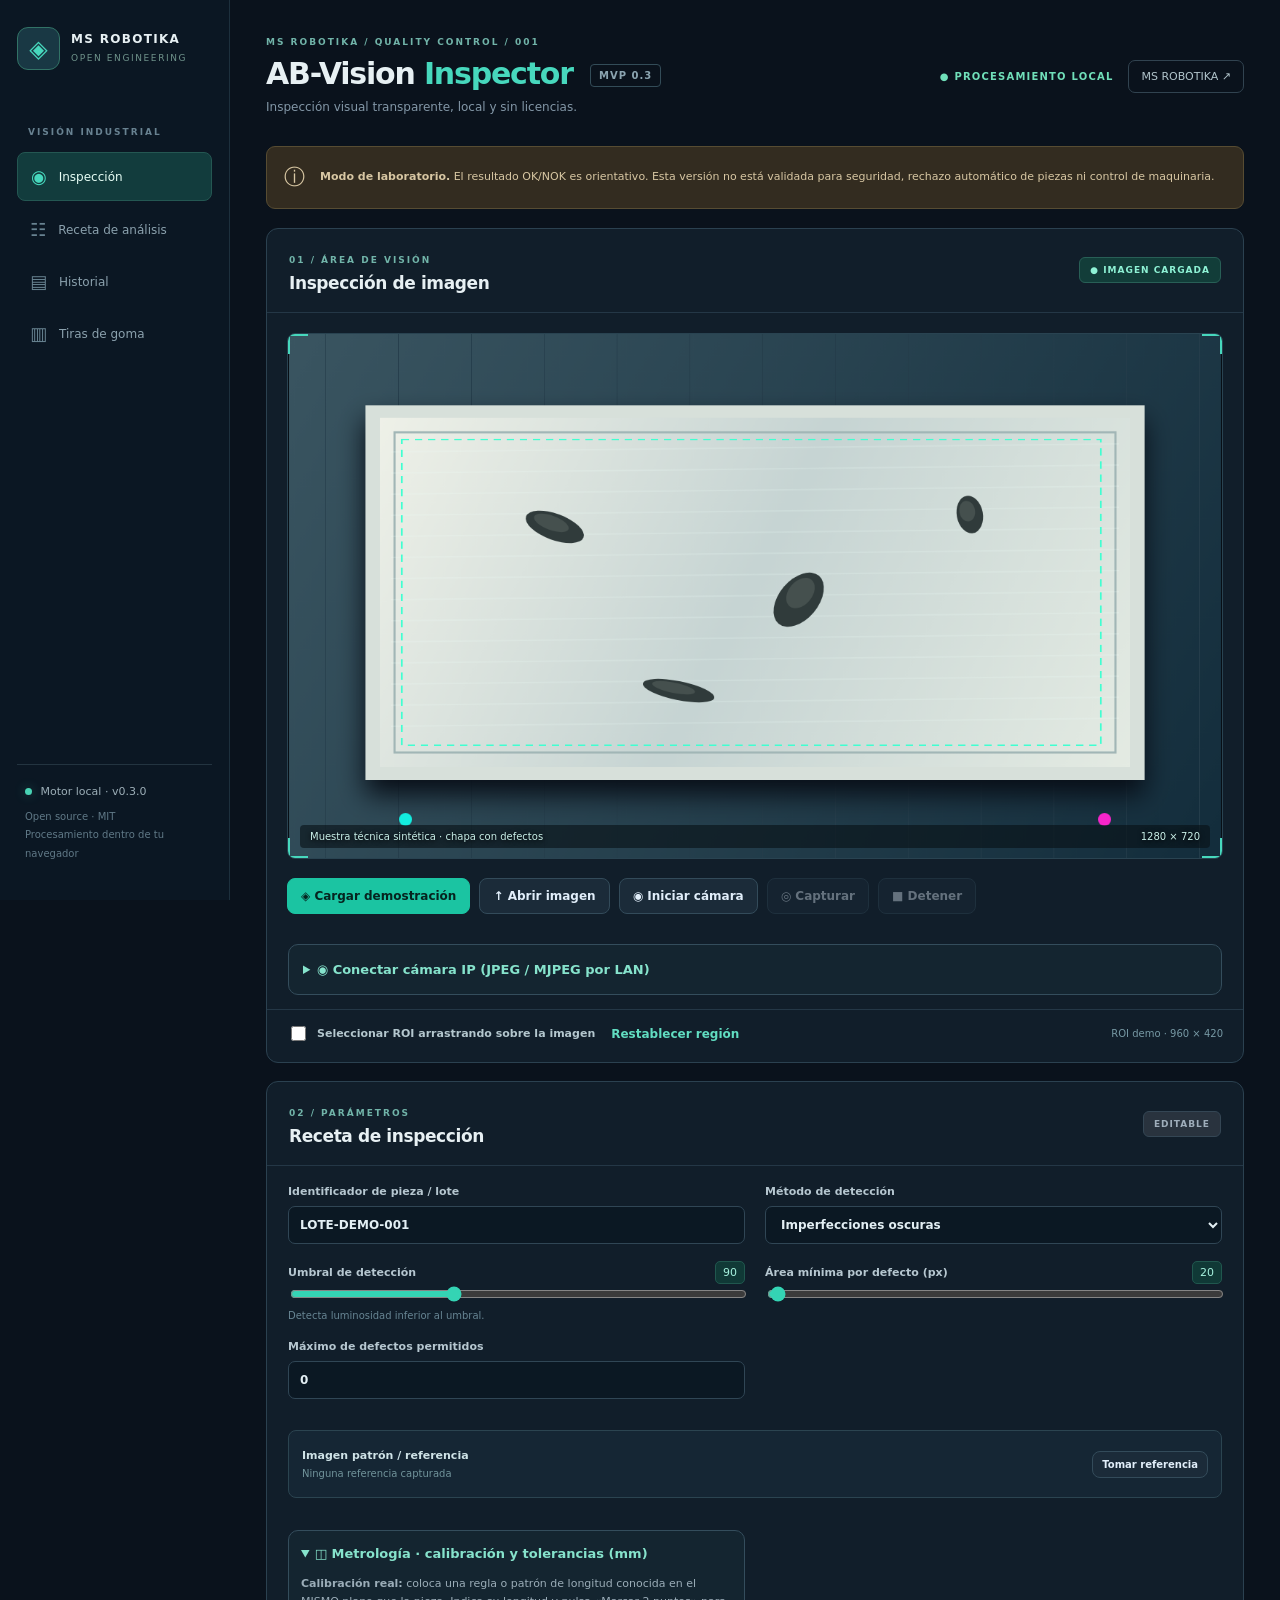
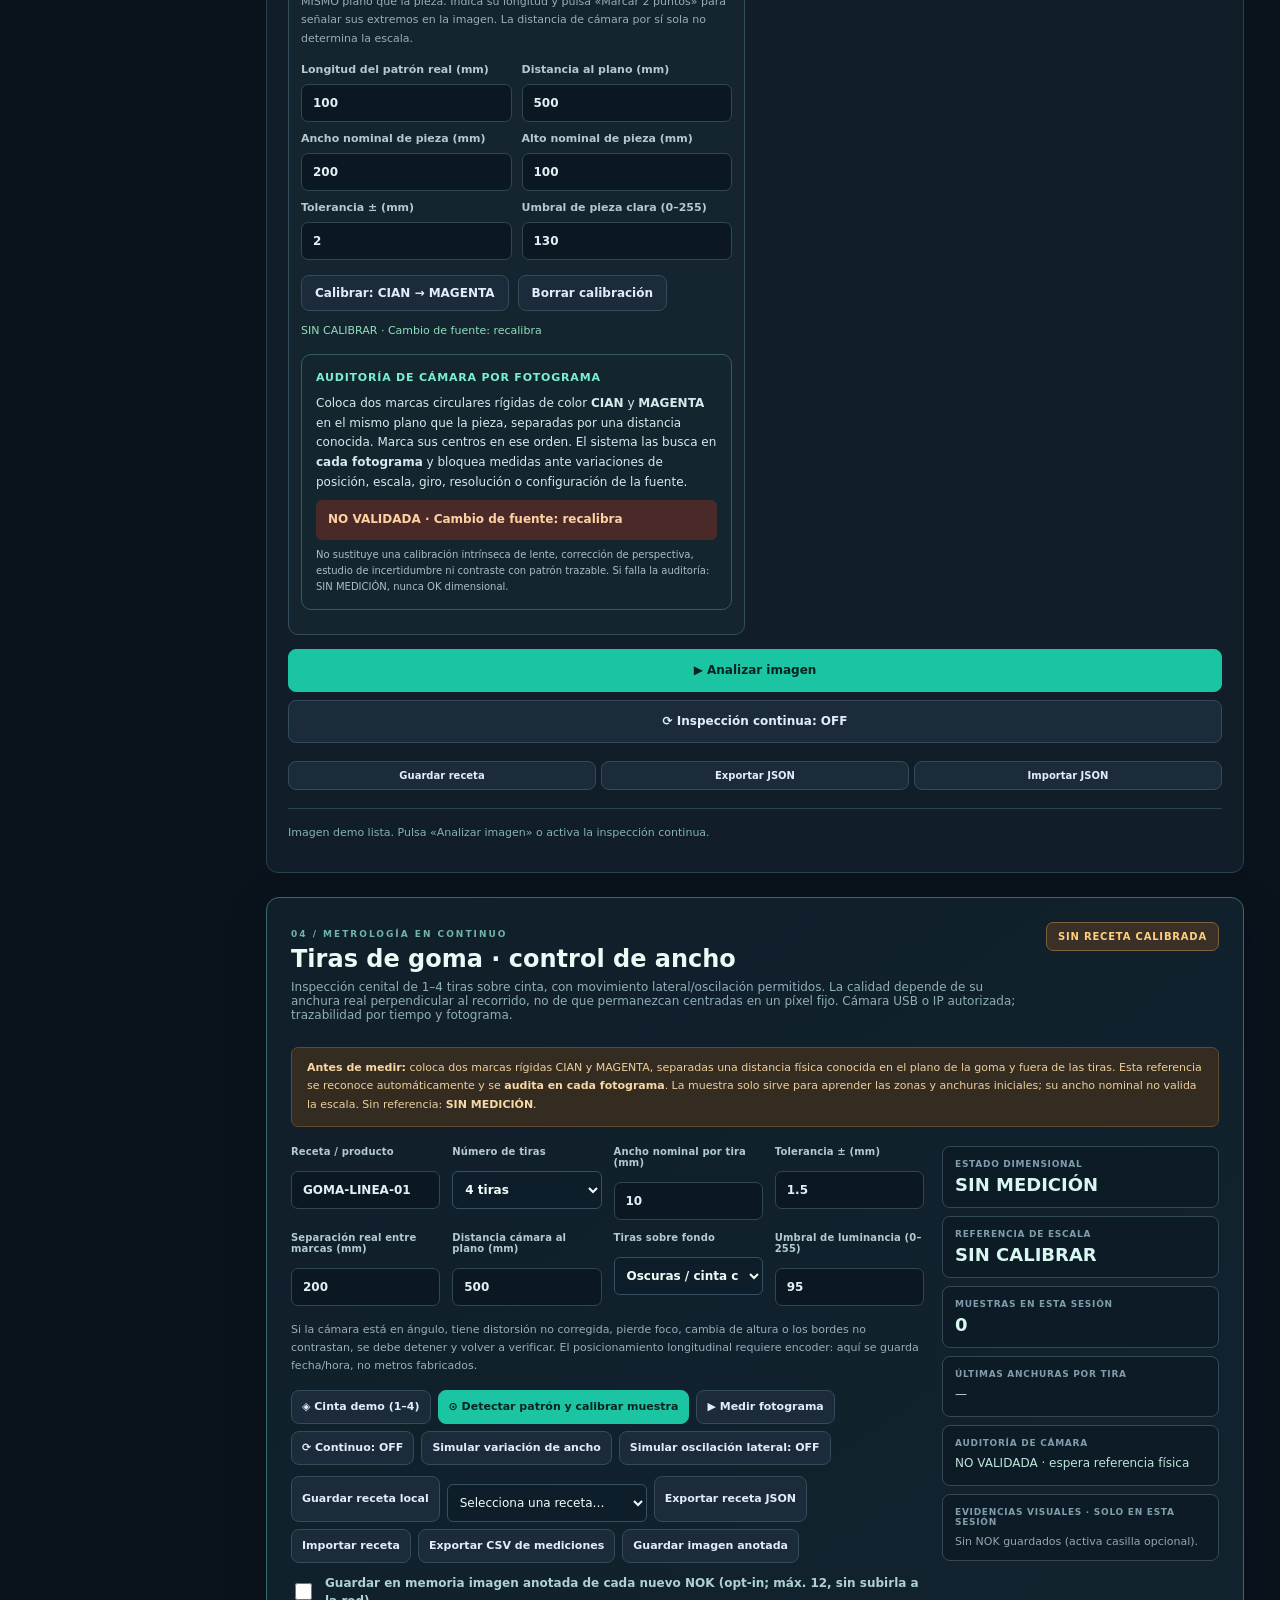
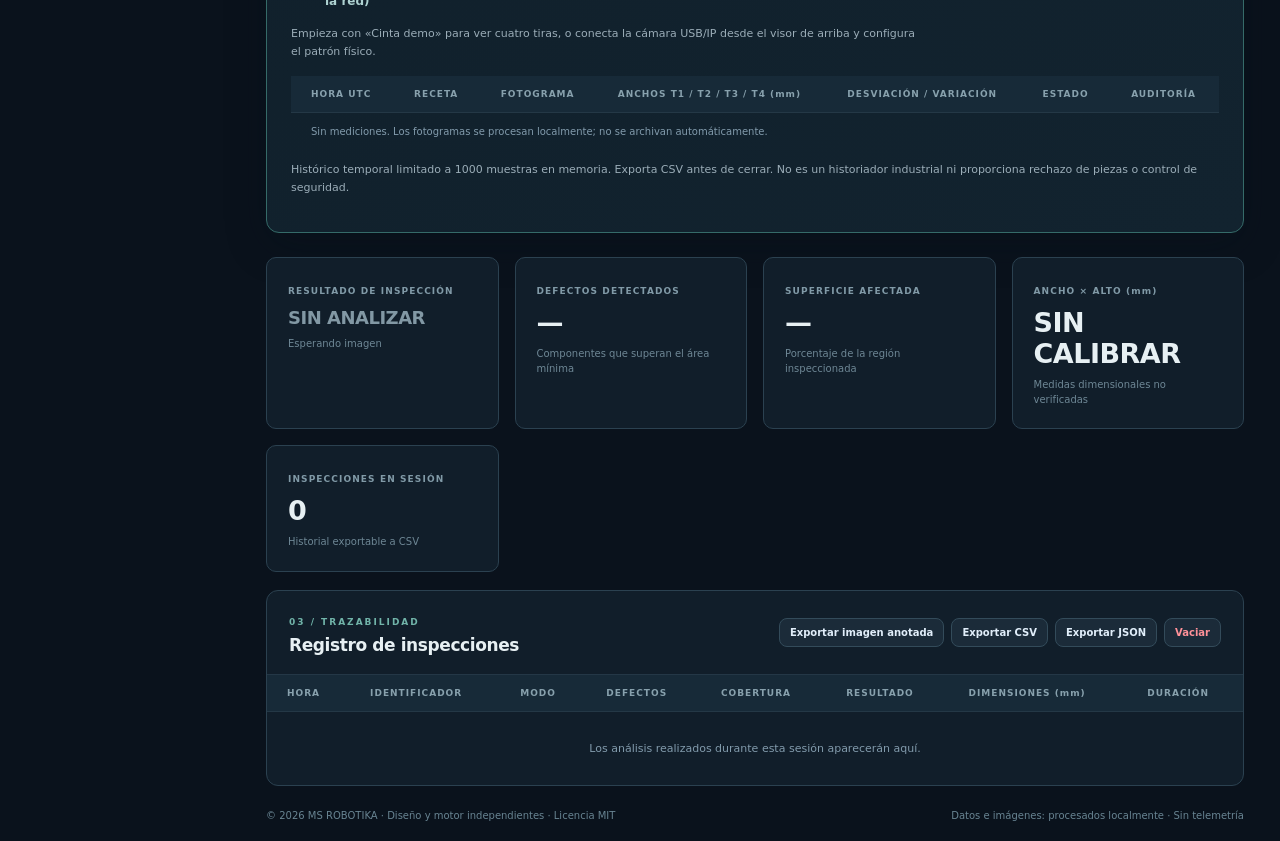
<file: index.html>
<!doctype html>
<html lang="es"><head><meta charset="UTF-8"><meta name="viewport" content="width=device-width,initial-scale=1">
<meta name="description" content="AB-Vision Inspector: inspección visual industrial abierta, local y gratuita. MS ROBOTIKA.">
<title>AB-Vision Inspector — MS ROBOTIKA</title><link rel="icon" href="favicon.svg"><link rel="stylesheet" href="src/style.css"><link rel="stylesheet" href="src/strip.css">
</head>
<body>
<div class="shell">
<aside class="side">
  <div class="logo"><span class="logo-icon">◈</span><div><strong>MS ROBOTIKA</strong><small>OPEN ENGINEERING</small></div></div>
  <p class="side-caption">VISIÓN INDUSTRIAL</p>
  <nav><a href="#vision" class="active"><span>◉</span> Inspección</a><a href="#config"><span>☷</span> Receta de análisis</a><a href="#history"><span>▤</span> Historial</a><a href="#strips"><span>▥</span> Tiras de goma</a></nav>
  <div class="side-bottom"><span class="online-indicator"></span> Motor local · v0.3.0<p>Open source · MIT<br>Procesamiento dentro de tu navegador</p></div>
</aside>
<main>
<header class="topbar"><div><span class="breadcrumb">MS ROBOTIKA / QUALITY CONTROL / 001</span><h1>AB-Vision <em>Inspector</em> <span class="version">MVP 0.3</span></h1><p class="lead">Inspección visual transparente, local y sin licencias.</p></div><div class="top-actions"><span class="privacy">● PROCESAMIENTO LOCAL</span><a class="ghost documentation" href="https://github.com/msrobotika" target="_blank" rel="noopener">MS ROBOTIKA ↗</a></div></header>
<div class="notice-rail"><span class="notice-icon">ⓘ</span><div><strong>Modo de laboratorio.</strong> El resultado OK/NOK es orientativo. Esta versión no está validada para seguridad, rechazo automático de piezas ni control de maquinaria.</div></div>
<div class="main-grid">
<section class="work-card" id="vision"><div class="card-head"><div><span class="overline">01 / ÁREA DE VISIÓN</span><h2>Inspección de imagen</h2></div><span class="live-status" id="feed-status">● SIN FUENTE</span></div>
  <div class="viewer"><canvas id="overlay" width="1280" height="720" aria-label="Área de inspección: arrastra para seleccionar región de interés"></canvas><video id="camera-video" autoplay muted playsinline hidden></video><div class="viewer-status"><span id="source-label">Imagen de demostración</span><span id="image-size">1280 × 720</span></div><div class="viewer-corner tl"></div><div class="viewer-corner tr"></div><div class="viewer-corner bl"></div><div class="viewer-corner br"></div></div>
  <div class="tool-bar"><button id="demo" class="primary">◈ Cargar demostración</button><label class="button file-button">↑ Abrir imagen<input id="image-file" type="file" accept="image/png,image/jpeg,image/webp,image/bmp"></label><button id="camera-start">◉ Iniciar cámara</button><button id="capture" disabled>◎ Capturar</button><button id="camera-stop" disabled>■ Detener</button></div>

  <div class="connect-panels">
  <details class="connection-box" id="ip-camera-panel"><summary>◉ Conectar cámara IP (JPEG / MJPEG por LAN)</summary>
  <div class="connection-grid">
    <label>IPv4 privada de la cámara<input id="ip-address" inputmode="decimal" placeholder="192.168.1.50" autocomplete="off"></label>
    <label>Protocolo<select id="ip-protocol"><option value="http">HTTP</option><option value="https">HTTPS certificado válido</option></select></label>
    <label>Puerto HTTP(S)<input id="ip-port" type="number" min="1" max="65535" value="80"></label>
    <label>Ruta del snapshot JPEG o MJPEG<input id="ip-path" value="/snapshot.jpg" placeholder="/snapshot.jpg o /video.mjpg"></label>
    <label>Usuario (si usa Basic)<input id="ip-user" maxlength="128" autocomplete="off"></label>
    <label>Contraseña (no se guarda)<input id="ip-password" type="password" maxlength="256" autocomplete="off"></label>
  </div>
  <label class="check"><input id="ip-approved" type="checkbox">Autorizo expresamente conectarme a esta cámara de mi red privada.</label>
  <div class="ip-actions"><button id="ip-connect" type="button">Conectar y captar</button><button id="ip-disconnect" type="button" disabled>Desconectar IP</button><span id="ip-state">Sin conexión IP</span></div>
  <p class="small-muted">Ejemplos de URL de cámara: <code>http://192.168.1.50:80/snapshot.jpg</code> o ruta MJPEG. Solo IPv4 privada; RTSP, ONVIF y Digest pendientes. El servidor local obtiene cada fotograma; imágenes y credenciales no se envían a Internet.</p>
  </details>
  </div>
  <div class="selection-bar"><label class="check"><input type="checkbox" id="roi-mode"><span>Seleccionar ROI arrastrando sobre la imagen</span></label><button class="text-button" id="roi-reset">Restablecer región</button><span id="roi-label">Imagen completa</span></div>
</section>
<section class="config-card" id="config"><div class="card-head"><div><span class="overline">02 / PARÁMETROS</span><h2>Receta de inspección</h2></div><span class="small-pill">EDITABLE</span></div>
  <div class="config-body"><label>Identificador de pieza / lote<input type="text" id="lot" value="LOTE-DEMO-001" maxlength="64" placeholder="Ej. PCB-LINEA-01"></label>
  <label>Método de detección<select id="mode"><option value="dark">Imperfecciones oscuras</option><option value="light">Zonas claras</option><option value="reference">Diferencia frente a referencia</option></select></label>
  <div class="parameter"><div class="parameter-head"><label for="threshold">Umbral de detección</label><output id="threshold-value">90</output></div><input type="range" id="threshold" min="0" max="255" value="90"><p id="threshold-hint">Píxeles con luminosidad inferior a 90.</p></div>
  <div class="parameter"><div class="parameter-head"><label for="min-area">Área mínima por defecto (px)</label><output id="min-area-value">20</output></div><input type="range" id="min-area" min="1" max="3000" value="20"></div>
  <label>Máximo de defectos permitidos<input type="number" id="max-defects" min="0" max="10000" value="0"></label>
  <div class="reference-box"><div><strong>Imagen patrón / referencia</strong><p id="reference-label">Ninguna referencia capturada</p></div><button id="set-reference" class="tiny">Tomar referencia</button></div>
  <details id="calibration-panel" class="calibration-box" open><summary>◫ Metrología · calibración y tolerancias (mm)</summary>
    <p class="small-muted"><strong>Calibración real:</strong> coloca una regla o patrón de longitud conocida en el MISMO plano que la pieza. Indica su longitud y pulsa «Marcar 2 puntos» para señalar sus extremos en la imagen. La distancia de cámara por sí sola no determina la escala.</p>
    <div class="cal-grid">
      <label>Longitud del patrón real (mm)<input id="reference-mm" type="number" min="0.01" max="100000" step="any" value="100"></label>
      <label>Distancia al plano (mm)<input id="distance-mm" type="number" min="1" max="100000" step="any" value="500"></label>
      <label>Ancho nominal de pieza (mm)<input id="nominal-width" type="number" min="0.01" max="100000" step="any" value="200"></label>
      <label>Alto nominal de pieza (mm)<input id="nominal-height" type="number" min="0.01" max="100000" step="any" value="100"></label>
      <label>Tolerancia ± (mm)<input id="dimension-tolerance" type="number" min="0" max="10000" step="any" value="2"></label>
      <label>Umbral de pieza clara (0–255)<input id="piece-threshold" type="number" min="0" max="255" value="130"></label>
    </div>
    <div class="cal-actions"><button id="mark-scale" type="button">Calibrar: CIAN → MAGENTA</button><button id="clear-scale" type="button">Borrar calibración</button></div>
    <p id="calibration-status" class="small-muted" aria-live="polite">SIN CALIBRAR · Primero captura una imagen con patrón real.</p>
    <div class="camera-audit"><strong>AUDITORÍA DE CÁMARA POR FOTOGRAMA</strong>
      <p>Coloca dos marcas circulares rígidas de color <b>CIAN</b> y <b>MAGENTA</b> en el mismo plano que la pieza, separadas por una distancia conocida. Marca sus centros en ese orden. El sistema las busca en <strong>cada fotograma</strong> y bloquea medidas ante variaciones de posición, escala, giro, resolución o configuración de la fuente.</p>
      <p id="audit-status" class="audit-indicator audit-bad" aria-live="polite">NO VALIDADA · Falta patrón de calibración físico.</p>
      <small>No sustituye una calibración intrínseca de lente, corrección de perspectiva, estudio de incertidumbre ni contraste con patrón trazable. Si falla la auditoría: SIN MEDICIÓN, nunca OK dimensional.</small>
    </div>
  </details>
  <div class="config-actions"><button id="analyze" class="big primary">▶ Analizar imagen</button><button id="auto" class="big">⟳ Inspección continua: OFF</button></div>
  <div class="recipe-actions"><button id="save-recipe" class="flat">Guardar receta</button><button id="export-recipe" class="flat">Exportar JSON</button><label class="flat file-button">Importar JSON<input id="recipe-file" type="file" accept="application/json,.json"></label></div>
  <div class="status-msg" id="message" role="status" aria-live="polite">Listo para inspeccionar. Puedes empezar con la demostración.</div>
  </div></section>
</div>

<section class="strip-module" id="strips" aria-label="Control dimensional de tiras de goma">
  <header class="strip-heading"><div><span class="overline">04 / METROLOGÍA EN CONTINUO</span><h2>Tiras de goma · control de ancho</h2>
  <p>Inspección cenital de 1–4 tiras sobre cinta, con movimiento lateral/oscilación permitidos. La calidad depende de su anchura real perpendicular al recorrido, no de que permanezcan centradas en un píxel fijo. Cámara USB o IP autorizada; trazabilidad por tiempo y fotograma.</p></div>
  <span id="strip-status" class="strip-status" aria-live="polite">SIN RECETA CALIBRADA</span></header>
  <div class="strip-alert"><strong>Antes de medir:</strong> coloca dos marcas rígidas CIAN y MAGENTA, separadas una distancia física conocida en el plano de la goma y fuera de las tiras. Esta referencia se reconoce automáticamente y se <strong>audita en cada fotograma</strong>. La muestra solo sirve para aprender las zonas y anchuras iniciales; su ancho nominal no valida la escala. Sin referencia: <strong>SIN MEDICIÓN</strong>.</div>
  <div class="strip-grid">
    <div class="strip-settings">
      <div class="strip-fields">
        <label>Receta / producto<input id="strip-id" maxlength="64" value="GOMA-LINEA-01"></label>
        <label>Número de tiras<select id="strip-count"><option value="1">1 tira</option><option value="2">2 tiras</option><option value="3">3 tiras</option><option value="4" selected>4 tiras</option></select></label>
        <label>Ancho nominal por tira (mm)<input id="strip-nominal" type="number" min=".1" max="2000" step=".01" value="10"></label>
        <label>Tolerancia ± (mm)<input id="strip-tolerance" type="number" min="0" max="100" step=".01" value="1.5"></label>
        <label>Separación real entre marcas (mm)<input id="strip-reference" type="number" min="1" max="2000" step=".01" value="200"></label>
        <label>Distancia cámara al plano (mm)<input id="strip-distance" type="number" min="1" max="100000" value="500"></label>
        <label>Tiras sobre fondo<select id="strip-polarity"><option value="dark" selected>Oscuras / cinta clara</option><option value="light">Claras / cinta oscura</option></select></label>
        <label>Umbral de luminancia (0–255)<input id="strip-threshold" type="number" min="1" max="254" step="1" value="95"></label>
      </div>
      <p class="small-muted">Si la cámara está en ángulo, tiene distorsión no corregida, pierde foco, cambia de altura o los bordes no contrastan, se debe detener y volver a verificar. El posicionamiento longitudinal requiere encoder: aquí se guarda fecha/hora, no metros fabricados.</p>
      <div class="strip-actions">
        <button id="strip-demo" type="button">◈ Cinta demo (1–4)</button>
        <button id="strip-calibrate" type="button" class="primary">⊙ Detectar patrón y calibrar muestra</button>
        <button id="strip-once" type="button">▶ Medir fotograma</button>
        <button id="strip-run" type="button">⟳ Continuo: OFF</button>
        <button id="strip-fault" type="button">Simular variación de ancho</button>
        <button id="strip-sway" type="button">Simular oscilación lateral: OFF</button>
      </div>
      <div class="strip-actions">
        <button id="strip-save" type="button">Guardar receta local</button>
        <select id="strip-saved" aria-label="Recetas guardadas"><option value="">Selecciona una receta…</option></select>
        <button id="strip-export-recipe" type="button">Exportar receta JSON</button>
        <label class="button file-button">Importar receta<input id="strip-import-recipe" type="file" accept=".json,application/json"></label>
        <button id="strip-export-csv" type="button">Exportar CSV de mediciones</button>
        <button id="strip-export-png" type="button">Guardar imagen anotada</button>
      </div>
      <label class="strip-opt-in"><input type="checkbox" id="strip-evidence-auto"> Guardar en memoria imagen anotada de cada nuevo NOK (opt-in; máx. 12, sin subirla a la red)</label>
      <p id="strip-message" class="small-muted" role="status" aria-live="polite">Empieza con «Cinta demo» para ver cuatro tiras, o conecta la cámara USB/IP desde el visor de arriba y configura el patrón físico.</p>
    </div>
    <div class="strip-results">
      <div><small>ESTADO DIMENSIONAL</small><strong id="strip-verdict">SIN MEDICIÓN</strong></div>
      <div><small>REFERENCIA DE ESCALA</small><strong id="strip-scale">SIN CALIBRAR</strong></div>
      <div><small>MUESTRAS EN ESTA SESIÓN</small><strong id="strip-samples">0</strong></div>
      <div><small>ÚLTIMAS ANCHURAS POR TIRA</small><p id="strip-widths">—</p></div>
      <div><small>AUDITORÍA DE CÁMARA</small><p id="strip-audit">NO VALIDADA · espera referencia física</p></div>
      <div class="strip-evidence-wrap"><small>EVIDENCIAS VISUALES · SOLO EN ESTA SESIÓN</small><div id="strip-evidence" class="strip-evidence-gallery" aria-live="polite"><span>Aún no hay fotogramas NOK guardados</span></div></div>
    </div>
  </div>
  <div class="table-scroller"><table><thead><tr><th>HORA UTC</th><th>RECETA</th><th>FOTOGRAMA</th><th>ANCHOS T1 / T2 / T3 / T4 (mm)</th><th>DESVIACIÓN / VARIACIÓN</th><th>ESTADO</th><th>AUDITORÍA</th></tr></thead><tbody id="strip-history"><tr><td colspan="7">Sin mediciones. Los fotogramas se procesan localmente; no se archivan automáticamente.</td></tr></tbody></table></div>
  <p class="small-muted">Histórico temporal limitado a 1000 muestras en memoria. Exporta CSV antes de cerrar. No es un historiador industrial ni proporciona rechazo de piezas o control de seguridad.</p>
</section>
<div class="metrics"><div class="metric"><span>RESULTADO DE INSPECCIÓN</span><strong id="verdict" class="pending">SIN ANALIZAR</strong><small id="duration">Esperando imagen</small></div><div class="metric"><span>DEFECTOS DETECTADOS</span><strong id="defects">—</strong><small>Componentes que superan el área mínima</small></div><div class="metric"><span>SUPERFICIE AFECTADA</span><strong id="coverage">—</strong><small>Porcentaje de la región inspeccionada</small></div><div class="metric"><span>ANCHO × ALTO (mm)</span><strong id="measured-size">SIN CALIBRAR</strong><small id="dimension-status">Sin metrología verificada</small></div><div class="metric"><span>INSPECCIONES EN SESIÓN</span><strong id="count">0</strong><small>Historial exportable a CSV</small></div></div>
<section class="history-card" id="history"><div class="card-head"><div><span class="overline">03 / TRAZABILIDAD</span><h2>Registro de inspecciones</h2></div><div class="history-actions"><button id="save-png">Exportar imagen anotada</button><button id="export-csv">Exportar CSV</button><button id="export-json">Exportar JSON</button><button id="clear-history" class="destructive">Vaciar</button></div></div>
  <div class="table-scroller"><table><thead><tr><th>HORA</th><th>IDENTIFICADOR</th><th>MODO</th><th>DEFECTOS</th><th>COBERTURA</th><th>RESULTADO</th><th>DIMENSIONES (mm)</th><th>DURACIÓN</th></tr></thead><tbody id="history-rows"><tr><td colspan="8" class="empty">Los análisis realizados durante esta sesión aparecerán aquí.</td></tr></tbody></table></div></section>
<footer><span>© 2026 MS ROBOTIKA · Diseño y motor independientes · Licencia MIT</span><span>Datos e imágenes: procesados localmente · Sin telemetría</span></footer>
</main></div>
<canvas id="source" width="1280" height="720" hidden></canvas>
<script src="src/vision-core.js" defer></script><script src="src/strip-core.js" defer></script><script src="src/app.js" defer></script><script src="src/strip-ui.js" defer></script></body></html>
</file>
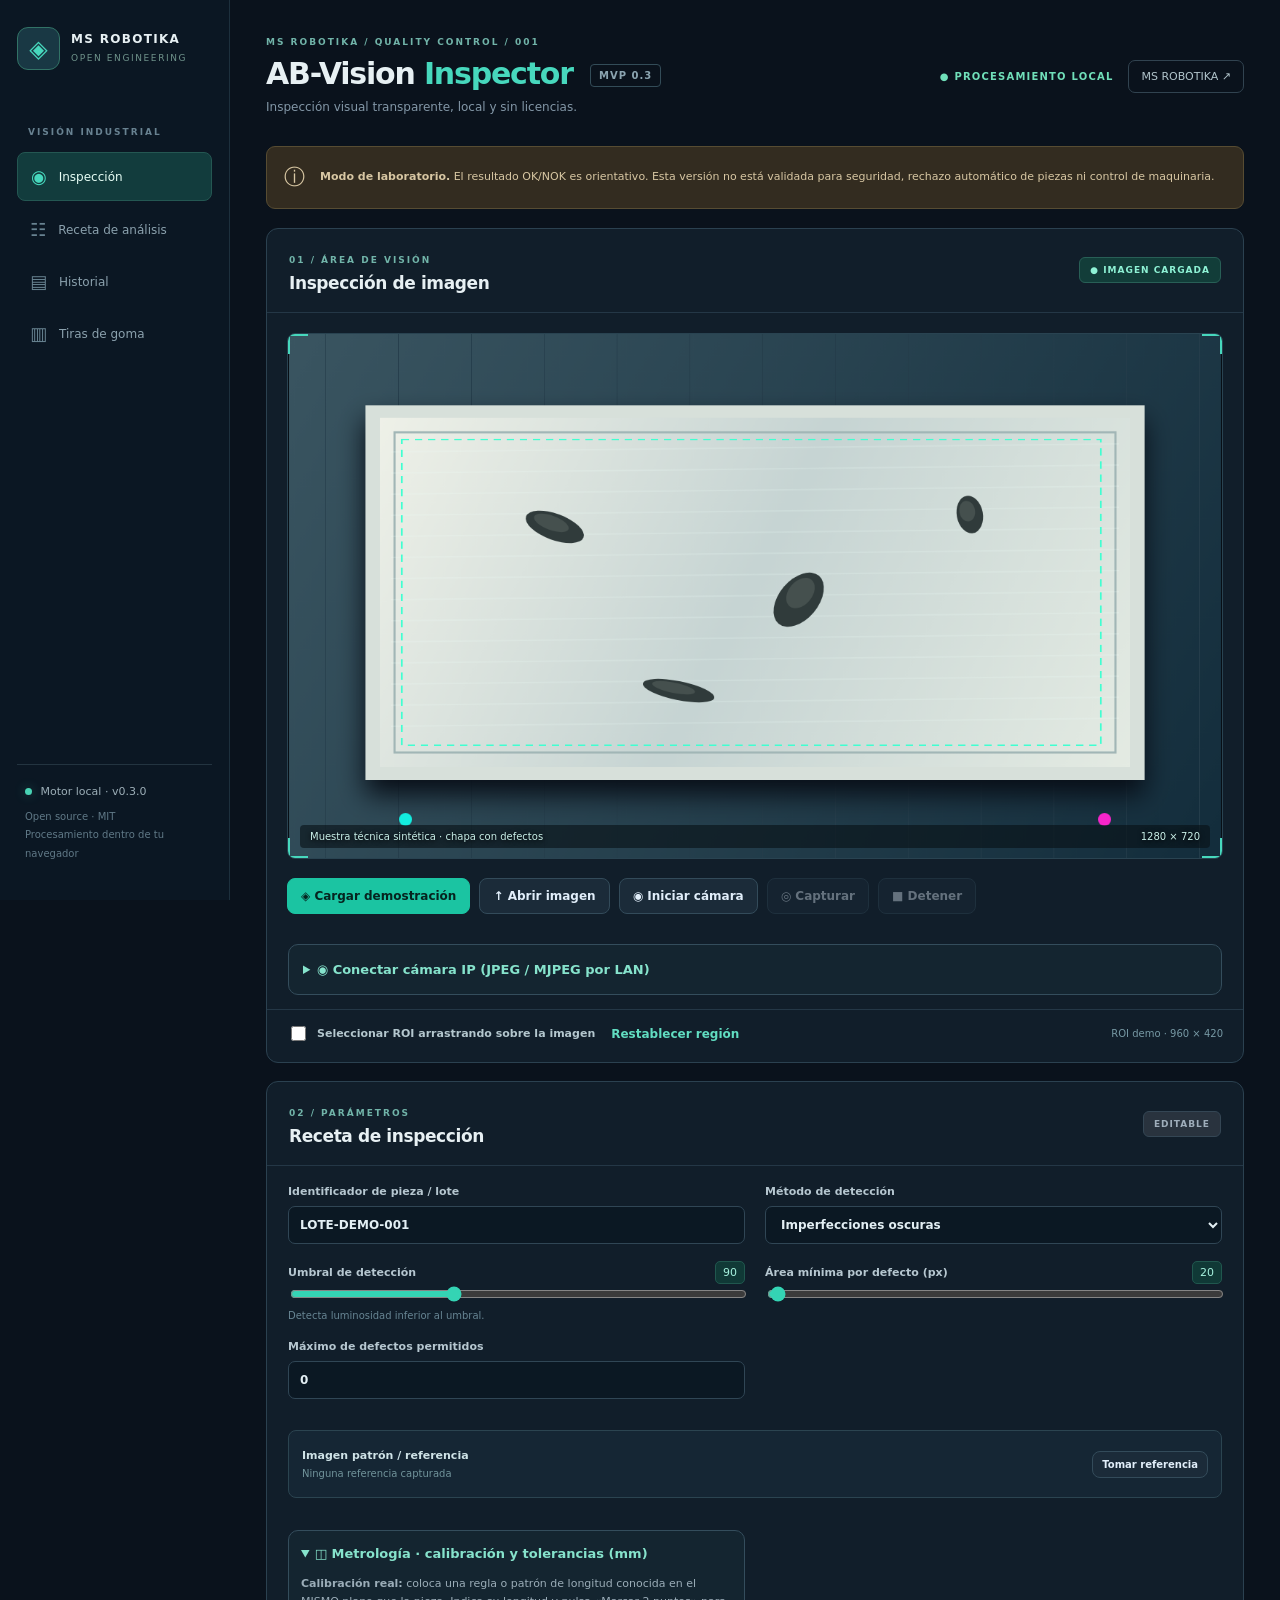
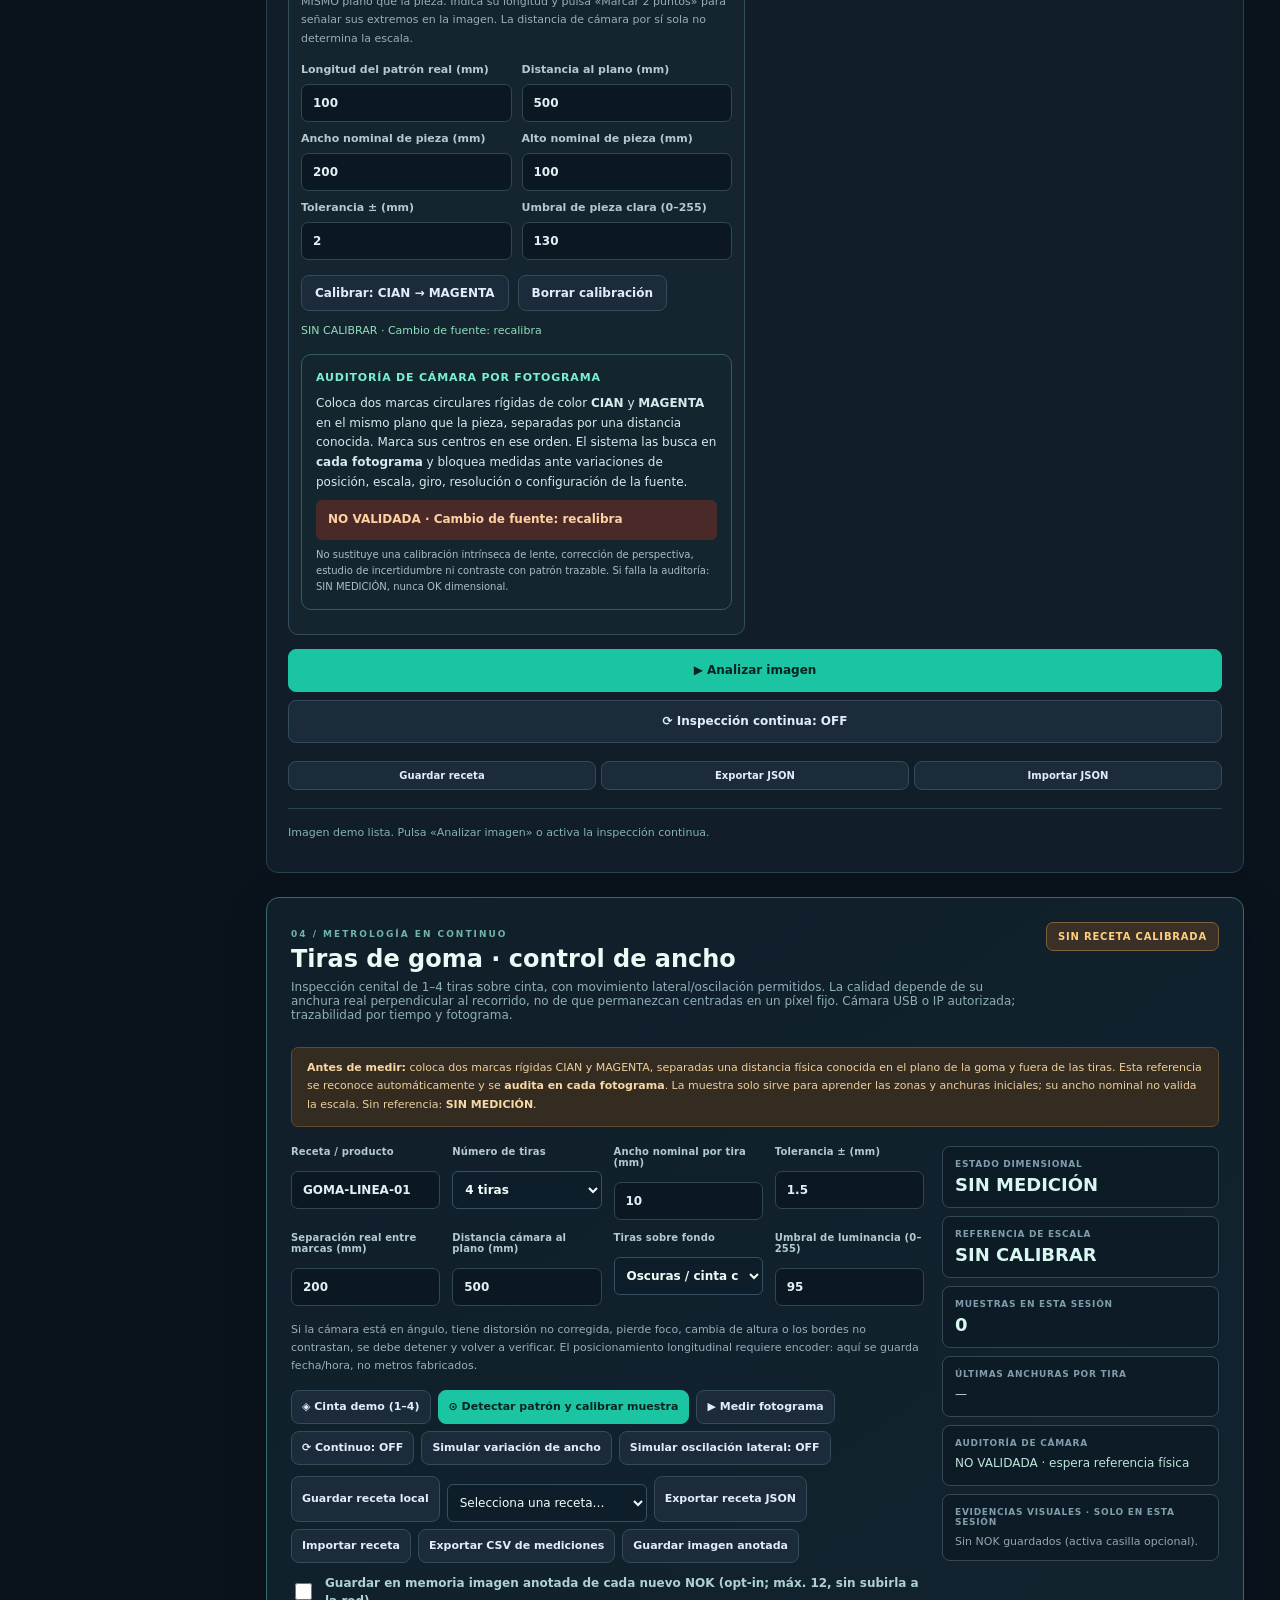
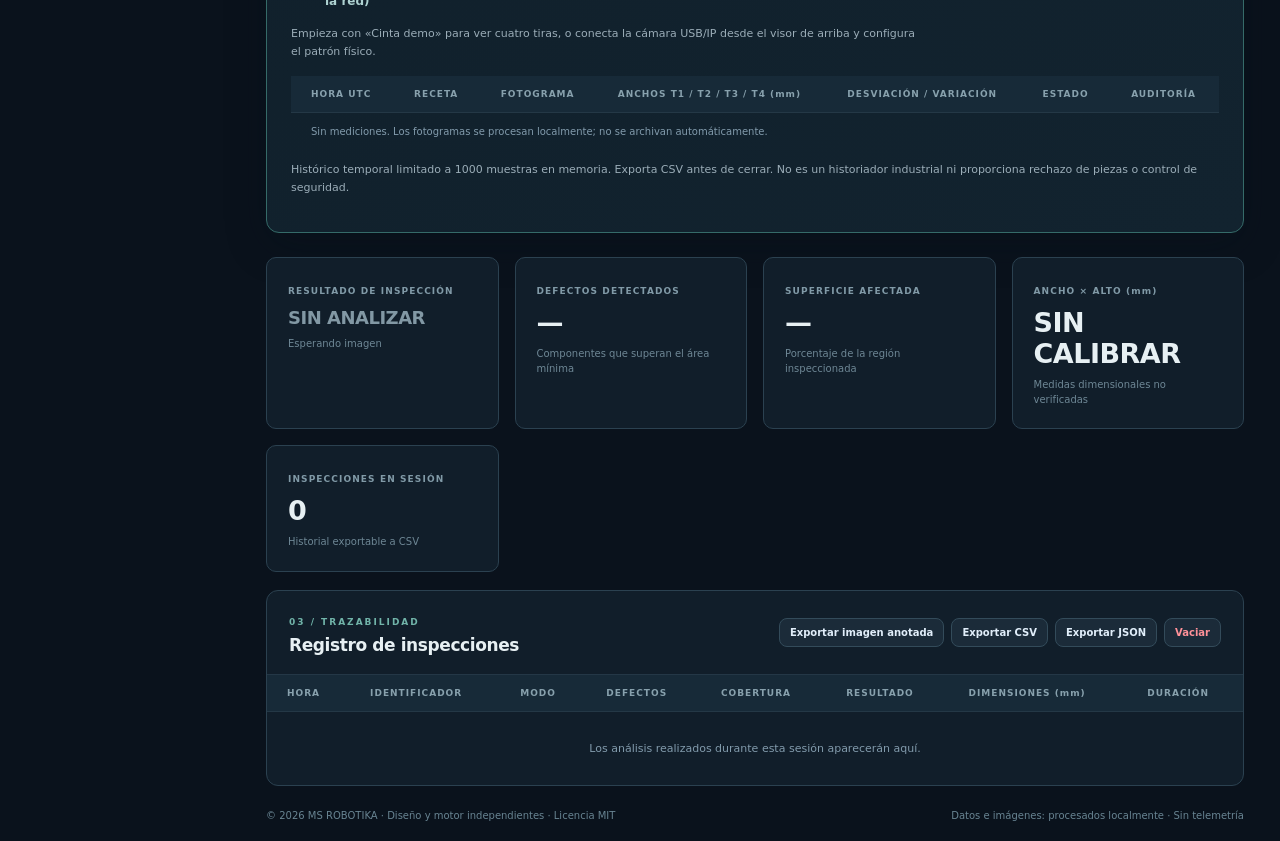
<file: AB-Vision-Inspector-PORTABLE.html>
<!doctype html>
<html lang="es"><head><meta charset="UTF-8"><meta name="viewport" content="width=device-width,initial-scale=1">
<meta name="description" content="AB-Vision Inspector: inspección visual industrial abierta, local y gratuita. MS ROBOTIKA.">
<title>AB-Vision Inspector — MS ROBOTIKA · Sin instalación</title><style>
/* SPDX-License-Identifier: MIT · Copyright (c) 2026 MS ROBOTIKA */
:root{font-family:Inter,'Segoe UI',system-ui,sans-serif;background:#0a121c;color:#e7f0f3;font-synthesis:none;--ink:#09121b;--panel:#111e2a;--line:#233746;--muted:#8498a6;--cyan:#47d8bd;--lime:#a2f0dc;--red:#ff7381}*{box-sizing:border-box}body{margin:0;min-height:100vh}button,input,select{font:inherit}button,.button,.flat{cursor:pointer;background:#1b2b39;border:1px solid #334b5a;color:#e1eefa;padding:10px 13px;border-radius:8px;font-size:12px;font-weight:650;transition:.16s ease}button:hover,.button:hover{border-color:#5f948e;background:#243b47}button:focus-visible,a:focus-visible,input:focus-visible,select:focus-visible{outline:2px solid var(--cyan);outline-offset:2px}button:disabled{opacity:.4;cursor:not-allowed}a{color:inherit;text-decoration:none}.shell{display:flex}.side{position:fixed;inset:0 auto 0 0;width:230px;background:#0b1723;border-right:1px solid #1d303d;padding:27px 17px;display:flex;flex-direction:column;z-index:2}.logo{display:flex;align-items:center;gap:11px}.logo-icon{display:grid;place-items:center;background:#193844;border:1px solid #327366;border-radius:11px;width:43px;height:43px;font-size:24px;color:var(--cyan)}.logo strong{font-size:12px;letter-spacing:1.3px;display:block}.logo small{font-size:9px;color:#70948c;letter-spacing:1.6px}.side-caption{font-size:9px;color:#688291;letter-spacing:2px;font-weight:800;margin:57px 11px 15px}.side nav{display:grid;gap:5px}.side nav a{border-radius:8px;color:#8ba1ad;padding:13px;font-size:12px;display:flex;align-items:center;gap:12px}.side nav a span{color:#688391;font-size:18px}.side nav a:hover{background:#152a36}.side nav a.active{background:#123c3d;color:#e8fff7;border:1px solid #245752}.side nav a.active span{color:var(--cyan)}.side-bottom{margin-top:auto;border-top:1px solid #233440;padding:20px 8px 0;font-size:11px;color:#9caeb7}.side-bottom p{line-height:1.85;color:#607987;font-size:10px}.online-indicator{display:inline-block;background:#48d3b4;width:7px;height:7px;border-radius:50%;box-shadow:0 0 12px #48d3b455;margin-right:5px}main{margin-left:230px;padding:30px 36px 20px;width:calc(100% - 230px);max-width:1800px}.topbar{display:flex;justify-content:space-between;gap:20px;align-items:center;margin-bottom:23px}.breadcrumb,.overline{font-size:9px;color:#71b4a9;font-weight:750;letter-spacing:2px}h1{font-size:30px;letter-spacing:-1.2px;margin:7px 0}h1 em{color:var(--cyan);font-style:normal}.version{font-size:10px;letter-spacing:1px;color:#8ba4b0;border:1px solid #334c58;border-radius:4px;padding:5px 8px;vertical-align:middle;margin-left:8px}.lead{color:#8397a7;font-size:12px;margin:9px 0}.top-actions{display:flex;align-items:center;gap:15px}.privacy{font-size:10px;letter-spacing:1.2px;font-weight:800;color:#70dfb9}.ghost{border:1px solid #314350;border-radius:7px;padding:9px 12px;color:#b2c5cc;font-size:11px}.notice-rail{display:flex;align-items:center;gap:15px;border:1px solid #574c32;background:#332c20;border-radius:9px;padding:13px 17px;color:#d8c7a3;font-size:11px;line-height:1.65;margin-bottom:19px}.notice-icon{font-size:21px}.main-grid{display:grid;grid-template-columns:minmax(0,1.65fr) minmax(310px,.85fr);gap:18px}.work-card,.config-card,.history-card{border:1px solid #2b4150;background:#111e2a;border-radius:12px;min-width:0;overflow:hidden}.card-head{padding:19px 22px;display:flex;align-items:center;justify-content:space-between;gap:15px;border-bottom:1px solid #243746}.card-head h2{font-size:17px;letter-spacing:-.4px;margin:6px 0 0;font-weight:650}.live-status,.small-pill{font-size:9px;letter-spacing:1px;font-weight:800;background:#29333e;border:1px solid #344654;padding:7px 10px;border-radius:6px;color:#9faebb;white-space:nowrap}.live-status.ready{background:#123d39;border-color:#285f56;color:#8ef2d5}.viewer{background:#070e15;position:relative;margin:20px 20px 13px;border:1px solid #294351;border-radius:8px;overflow:hidden;aspect-ratio:16/9;display:flex;align-items:center}.viewer canvas{display:block;max-width:100%;width:100%;height:100%;object-fit:contain;touch-action:none;cursor:crosshair}.viewer-status{position:absolute;bottom:10px;left:12px;right:12px;display:flex;justify-content:space-between;gap:10px;pointer-events:none;font-size:10px;color:#c9efe8;text-shadow:0 1px 5px #000;background:#070f1499;border-radius:4px;padding:6px 10px}.viewer-corner{position:absolute;width:20px;height:20px;pointer-events:none;border-color:var(--cyan);border-style:solid}.tl{top:0;left:0;border-width:2px 0 0 2px}.tr{top:0;right:0;border-width:2px 2px 0 0}.bl{bottom:0;left:0;border-width:0 0 2px 2px}.br{bottom:0;right:0;border-width:0 2px 2px 0}.tool-bar{display:flex;flex-wrap:wrap;align-items:center;gap:9px;padding:6px 20px 16px}.primary{background:#1bc4a2!important;border-color:#1bc4a2!important;color:#06241f!important}.primary:hover{background:#57e5c7!important}.file-button{position:relative;display:inline-flex;align-items:center;justify-content:center}.file-button input{position:absolute;width:1px;height:1px;opacity:0;overflow:hidden;top:0;left:0}.selection-bar{padding:13px 20px 18px;border-top:1px solid #243746;display:flex;gap:13px;align-items:center;flex-wrap:wrap}.check{display:flex;align-items:center;gap:8px;color:#b4c7ce;font-size:11px}.check input{accent-color:#31d2b2;width:15px;height:15px}.text-button{background:transparent;border:0;padding:3px;color:#61ddc1}.selection-bar>span{color:#7799a4;font-size:10px;margin-left:auto}.config-body{padding:19px 21px}.config-body>label{display:block;margin-bottom:17px}label{font-size:11px;color:#b6c7d0;font-weight:600}input:not([type=range]):not([type=file]):not([type=checkbox]),select{border:1px solid #304655;background:#0b1823;color:#e3eff4;border-radius:7px;min-height:38px;padding:9px 11px;width:100%;display:block;margin-top:8px;font-size:12px}input[type=range]{width:100%;accent-color:#34d4b4;cursor:pointer}.parameter{margin-bottom:15px}.parameter-head{display:flex;justify-content:space-between;align-items:center}.parameter output{background:#103936;border:1px solid #20574e;color:#a6f3df;border-radius:5px;padding:4px 7px;font-size:11px;font-variant-numeric:tabular-nums}.parameter p{color:#678593;font-size:10px;margin:4px 0}.reference-box{border:1px solid #2b4450;background:#152634;display:flex;justify-content:space-between;align-items:center;gap:12px;padding:13px;border-radius:8px;margin:14px 0 18px}.reference-box strong{font-size:11px;color:#cfe3e7}.reference-box p{color:#71949b;font-size:10px;margin:5px 0}.tiny{padding:7px 9px;font-size:10px;white-space:nowrap}.config-actions{display:grid;gap:8px}.big{width:100%;min-height:43px}.recipe-actions{display:flex;flex-wrap:wrap;gap:5px;margin:18px 0}.recipe-actions .flat{font-size:10px;flex:1;padding:8px}.status-msg{border-top:1px solid #294350;padding-top:15px;font-size:11px;color:#83b4ad;line-height:1.65;min-height:45px}.status-msg.error{color:#ff98a0}.metrics{display:grid;grid-template-columns:repeat(4,minmax(0,1fr));gap:16px;margin:18px 0}.metric{background:#111e2a;border:1px solid #2b4150;padding:21px;border-radius:10px;min-width:0}.metric>span{font-size:9px;letter-spacing:1.1px;color:#819aa7;font-weight:750}.metric strong{display:block;font-size:27px;letter-spacing:-.5px;font-variant-numeric:tabular-nums;margin:9px 0}.metric .pending{font-size:18px;color:#8298a4}.metric .ok{color:#59e9bd}.metric .nok{color:#ff7787}.metric small{font-size:10px;color:#6e8795;line-height:1.45;display:block}.history-card .history-actions{display:flex;gap:7px;flex-wrap:wrap;justify-content:flex-end}.history-actions button{font-size:10px;padding:8px 10px}.destructive{color:#ff9199}.table-scroller{overflow:auto;max-height:350px}table{border-collapse:collapse;width:100%;min-width:700px;text-align:left}th{font-size:9px;color:#88a1ad;letter-spacing:1px;background:#172a38;padding:13px 20px;font-weight:700}td{font-size:11px;color:#b8c8d0;border-top:1px solid #243846;padding:13px 20px}td:first-child{color:#829bac}td.good{color:#6ce9be;font-weight:800}td.bad{color:#ff8093;font-weight:800}.empty{text-align:center;color:#7b929d;padding:30px}footer{margin:24px 0 0;display:flex;justify-content:space-between;gap:15px;flex-wrap:wrap;font-size:10px;color:#688492}@media(max-width:1350px){.main-grid{grid-template-columns:1fr}.config-body{display:grid;grid-template-columns:repeat(2,1fr);gap:0 20px}.config-actions,.recipe-actions,.reference-box,.status-msg{grid-column:1/-1}}@media(max-width:1100px){.side{width:190px;padding:22px 11px}main{width:calc(100% - 190px);margin-left:190px;padding:25px 20px}.metrics{grid-template-columns:repeat(2,minmax(0,1fr))}.top-actions{display:none}}@media(max-width:700px){.shell{display:block}.side{position:static;width:auto;padding:15px 18px}.side-caption,.side-bottom{display:none}.side nav{display:flex;gap:6px;overflow-x:auto;margin-top:12px}.side nav a{white-space:nowrap;padding:9px}.side nav a span{display:none}main{margin:0;width:100%;padding:22px 13px}h1{font-size:24px}.card-head{padding:15px}.viewer{margin:12px 11px}.tool-bar{padding:6px 11px 15px}.tool-bar button,.tool-bar .button{flex:1;white-space:nowrap}.selection-bar{padding:12px}.config-body{display:block;padding:16px}.metric{padding:15px}.metric strong{font-size:22px}.history-card .card-head{align-items:flex-start;flex-direction:column}.metric>span{line-height:1.5;display:block}.version{font-size:8px}.notice-rail{align-items:flex-start}}
/* 0.2: calibrated measurements and LAN IP camera controls */
.connect-panels{margin:10px 21px 0}.connection-box,.calibration-box{border:1px solid #344d5c;border-radius:10px;padding:14px;margin:14px 0;background:rgba(22,39,50,.8)}
.connection-box summary,.calibration-box summary{cursor:pointer;font-size:13px;font-weight:700;color:#86e3cc;padding:3px 0}
.connection-grid,.cal-grid{display:grid;grid-template-columns:repeat(2,minmax(0,1fr));gap:10px;margin:15px 0}
.connection-grid input,.connection-grid select,.cal-grid input{width:100%;min-width:0}
.calibration-box{margin:14px 0;padding:12px}.small-muted{font-size:11px;line-height:1.65;color:#9badb8;margin:11px 0}
.ip-actions,.cal-actions{display:flex;gap:9px;align-items:center;flex-wrap:wrap;margin-top:12px}
#ip-state{font-size:11px;color:#80c7b4}.small-muted code{word-break:break-word}
#calibration-status{color:#91debc;min-height:20px}
.calibration-box input{color:#183440;background:white}
@media(max-width:620px){.connection-grid,.cal-grid{grid-template-columns:1fr}.connect-panels{margin:10px 9px 0}}

/* Cámara y auditoría metrológica de cada fotograma */
.camera-audit{background:#13252e;border:1px solid #315d65;border-radius:10px;padding:14px;margin:12px 0;color:#d5eaed;font-size:12px;line-height:1.65}
.camera-audit>strong{display:block;letter-spacing:.8px;font-size:11px;color:#7bf0cf}
.camera-audit p{margin:7px 0}
.camera-audit small{display:block;color:#aabfc6;line-height:1.6}
.audit-indicator{font-weight:700;padding:10px 12px;border-radius:6px;overflow-wrap:anywhere}
.audit-good{background:#123c30;color:#75f7bc}
.audit-bad{background:#492a29;color:#ffd1a2}



/* 1–4 strip width inspection · local industrial lab, scoped styles */
.strip-module{border:1px solid #356b69;border-radius:13px;background:linear-gradient(145deg,#101f2a,#12232f);margin:24px 0;padding:24px;box-shadow:0 12px 40px #06101a50}
.strip-heading{display:flex;justify-content:space-between;gap:14px;align-items:flex-start}
.strip-heading h2{font-size:24px;color:#eafbf6;margin:4px 0 7px}.strip-heading p{font-size:12px;color:#8faeb9;max-width:770px;margin:0 0 13px}
.strip-status{font-size:10px;font-weight:900;letter-spacing:.08em;padding:8px 11px;color:#ffce7c;background:#3a3027;border:1px solid #80613d;border-radius:7px;white-space:nowrap}
.strip-status.ok{color:#8af1c6;background:#163f37;border-color:#3a8971}
.strip-status.nok{color:#ff919e;background:#44303a;border-color:#a95867}
.strip-alert{line-height:1.7;color:#edcf9c;background:#342b21;border:1px solid #604b2f;border-radius:7px;padding:11px 15px;font-size:11px;margin:12px 0 19px}
.strip-alert strong{color:#f9d8a4}
.strip-grid{display:grid;grid-template-columns:minmax(0,1.6fr) minmax(240px,.7fr);gap:18px}
.strip-settings{min-width:0}.strip-fields{display:grid;grid-template-columns:repeat(4,minmax(125px,1fr));gap:12px}
.strip-fields label{display:flex;flex-direction:column;gap:6px;font-size:10px;color:#b2cad2;letter-spacing:.015em}
.strip-fields input,.strip-fields select,.strip-actions select{background:#0e1d2a;border:1px solid #375061;border-radius:6px;padding:9px 8px;color:#f0fff9;min-width:0;width:100%;font-size:12px}
.strip-settings>.small-muted{margin:15px 0}
.strip-actions{display:flex;flex-wrap:wrap;gap:7px;margin:11px 0}.strip-actions button,.strip-actions .button{font-size:11px;line-height:1.45;padding:8px 10px}
.strip-actions .primary{border-color:#2f907d;background:#194c49;color:#8effe2}.strip-actions .primary:hover{background:#236459}
.strip-actions select{max-width:230px;width:200px}
.strip-results{display:grid;gap:8px;align-content:start}
.strip-results>div{border:1px solid #334a56;border-radius:8px;background:#0c1b26;padding:12px}
.strip-results small{display:block;font-size:9px;color:#819dac;letter-spacing:.08em;font-weight:800}
.strip-results strong{font-size:18px;color:#d7f7f0;display:block;margin-top:5px}
.strip-results p{font-size:12px;color:#bde5d9;margin:6px 0 0;line-height:1.6}
.strip-results #strip-verdict[data-state="OK"]{color:#55e0b8}
.strip-results #strip-verdict[data-state="NOK"]{color:#ff7587}
.strip-results #strip-verdict[data-state="REVIEW"],.strip-results #strip-verdict[data-state="INVALID"]{color:#ffc677}
#strip-history td{white-space:nowrap;font-size:10px}
#strip-message{min-height:22px}#strip-message.error{color:#ffa0a0}
@media(max-width:1250px){.strip-fields{grid-template-columns:repeat(2,minmax(125px,1fr))}}
@media(max-width:850px){.strip-grid{grid-template-columns:1fr}.strip-results{grid-template-columns:repeat(2,minmax(0,1fr))}.strip-heading{flex-direction:column}.strip-status{white-space:normal}}
@media(max-width:480px){.strip-module{padding:13px;margin:18px 0}.strip-fields{grid-template-columns:1fr 1fr;gap:8px}.strip-results{grid-template-columns:1fr 1fr}.strip-heading h2{font-size:19px}.strip-actions select{max-width:100%}}

/* Visual quality evidence is opt-in, held in this page's memory only. */
.strip-opt-in{display:flex;align-items:center;gap:10px;margin:10px 0;color:#aed2d1;font-size:12px;line-height:1.5;cursor:pointer}.strip-opt-in input{accent-color:#45d5ba;width:17px;height:17px;flex:none}.strip-evidence-wrap{grid-column:1/-1}.strip-evidence-gallery{display:flex;flex-wrap:wrap;gap:9px;margin-top:8px;align-items:start}.strip-evidence-gallery>span{color:#90a8ad;font-size:11px}.strip-evidence-item{display:grid;gap:5px;max-width:144px}.strip-evidence-item img{width:144px;aspect-ratio:16/9;object-fit:contain;background:#07111c;border-radius:5px;border:1px solid #506474}.strip-evidence-item button{font-size:10px;line-height:1.35;white-space:normal;padding:6px 7px}.strip-evidence-item small{font-size:9px;color:#91aebb}
</style>
</head>
<body>
<div class="shell">
<aside class="side">
  <div class="logo"><span class="logo-icon">◈</span><div><strong>MS ROBOTIKA</strong><small>OPEN ENGINEERING</small></div></div>
  <p class="side-caption">VISIÓN INDUSTRIAL</p>
  <nav><a href="#vision" class="active"><span>◉</span> Inspección</a><a href="#config"><span>☷</span> Receta de análisis</a><a href="#history"><span>▤</span> Historial</a><a href="#strips"><span>▥</span> Tiras de goma</a></nav>
  <div class="side-bottom"><span class="online-indicator"></span> Motor local · v0.3.0<p>Open source · MIT<br>Procesamiento dentro de tu navegador</p></div>
</aside>
<main>
<header class="topbar"><div><span class="breadcrumb">MS ROBOTIKA / QUALITY CONTROL / 001</span><h1>AB-Vision <em>Inspector</em> <span class="version">MVP 0.3</span></h1><p class="lead">Inspección visual transparente, local y sin licencias.</p></div><div class="top-actions"><span class="privacy">● PROCESAMIENTO LOCAL</span><a class="ghost documentation" href="https://github.com/msrobotika" target="_blank" rel="noopener">MS ROBOTIKA ↗</a></div></header>
<div class="notice-rail"><span class="notice-icon">ⓘ</span><div><strong>Modo de laboratorio.</strong> El resultado OK/NOK es orientativo. Esta versión no está validada para seguridad, rechazo automático de piezas ni control de maquinaria.</div></div>
<div class="main-grid">
<section class="work-card" id="vision"><div class="card-head"><div><span class="overline">01 / ÁREA DE VISIÓN</span><h2>Inspección de imagen</h2></div><span class="live-status" id="feed-status">● SIN FUENTE</span></div>
  <div class="viewer"><canvas id="overlay" width="1280" height="720" aria-label="Área de inspección: arrastra para seleccionar región de interés"></canvas><video id="camera-video" autoplay muted playsinline hidden></video><div class="viewer-status"><span id="source-label">Imagen de demostración</span><span id="image-size">1280 × 720</span></div><div class="viewer-corner tl"></div><div class="viewer-corner tr"></div><div class="viewer-corner bl"></div><div class="viewer-corner br"></div></div>
  <div class="tool-bar"><button id="demo" class="primary">◈ Cargar demostración</button><label class="button file-button">↑ Abrir imagen<input id="image-file" type="file" accept="image/png,image/jpeg,image/webp,image/bmp"></label><button id="camera-start">◉ Iniciar cámara</button><button id="capture" disabled>◎ Capturar</button><button id="camera-stop" disabled>■ Detener</button></div>

  <div class="connect-panels">
  <details class="connection-box" id="ip-camera-panel"><summary>◉ Conectar cámara IP (JPEG / MJPEG por LAN)</summary>
  <div class="connection-grid">
    <label>IPv4 privada de la cámara<input id="ip-address" inputmode="decimal" placeholder="192.168.1.50" autocomplete="off"></label>
    <label>Protocolo<select id="ip-protocol"><option value="http">HTTP</option><option value="https">HTTPS certificado válido</option></select></label>
    <label>Puerto HTTP(S)<input id="ip-port" type="number" min="1" max="65535" value="80"></label>
    <label>Ruta del snapshot JPEG o MJPEG<input id="ip-path" value="/snapshot.jpg" placeholder="/snapshot.jpg o /video.mjpg"></label>
    <label>Usuario (si usa Basic)<input id="ip-user" maxlength="128" autocomplete="off"></label>
    <label>Contraseña (no se guarda)<input id="ip-password" type="password" maxlength="256" autocomplete="off"></label>
  </div>
  <label class="check"><input id="ip-approved" type="checkbox">Autorizo expresamente conectarme a esta cámara de mi red privada.</label>
  <div class="ip-actions"><button id="ip-connect" type="button">Conectar y captar</button><button id="ip-disconnect" type="button" disabled>Desconectar IP</button><span id="ip-state">Sin conexión IP</span></div>
  <p class="small-muted">Ejemplos de URL de cámara: <code>http://192.168.1.50:80/snapshot.jpg</code> o ruta MJPEG. Solo IPv4 privada; RTSP, ONVIF y Digest pendientes. El servidor local obtiene cada fotograma; imágenes y credenciales no se envían a Internet.</p>
  </details>
  </div>
  <div class="selection-bar"><label class="check"><input type="checkbox" id="roi-mode"><span>Seleccionar ROI arrastrando sobre la imagen</span></label><button class="text-button" id="roi-reset">Restablecer región</button><span id="roi-label">Imagen completa</span></div>
</section>
<section class="config-card" id="config"><div class="card-head"><div><span class="overline">02 / PARÁMETROS</span><h2>Receta de inspección</h2></div><span class="small-pill">EDITABLE</span></div>
  <div class="config-body"><label>Identificador de pieza / lote<input type="text" id="lot" value="LOTE-DEMO-001" maxlength="64" placeholder="Ej. PCB-LINEA-01"></label>
  <label>Método de detección<select id="mode"><option value="dark">Imperfecciones oscuras</option><option value="light">Zonas claras</option><option value="reference">Diferencia frente a referencia</option></select></label>
  <div class="parameter"><div class="parameter-head"><label for="threshold">Umbral de detección</label><output id="threshold-value">90</output></div><input type="range" id="threshold" min="0" max="255" value="90"><p id="threshold-hint">Píxeles con luminosidad inferior a 90.</p></div>
  <div class="parameter"><div class="parameter-head"><label for="min-area">Área mínima por defecto (px)</label><output id="min-area-value">20</output></div><input type="range" id="min-area" min="1" max="3000" value="20"></div>
  <label>Máximo de defectos permitidos<input type="number" id="max-defects" min="0" max="10000" value="0"></label>
  <div class="reference-box"><div><strong>Imagen patrón / referencia</strong><p id="reference-label">Ninguna referencia capturada</p></div><button id="set-reference" class="tiny">Tomar referencia</button></div>
  <details id="calibration-panel" class="calibration-box" open><summary>◫ Metrología · calibración y tolerancias (mm)</summary>
    <p class="small-muted"><strong>Calibración real:</strong> coloca una regla o patrón de longitud conocida en el MISMO plano que la pieza. Indica su longitud y pulsa «Marcar 2 puntos» para señalar sus extremos en la imagen. La distancia de cámara por sí sola no determina la escala.</p>
    <div class="cal-grid">
      <label>Longitud del patrón real (mm)<input id="reference-mm" type="number" min="0.01" max="100000" step="any" value="100"></label>
      <label>Distancia al plano (mm)<input id="distance-mm" type="number" min="1" max="100000" step="any" value="500"></label>
      <label>Ancho nominal de pieza (mm)<input id="nominal-width" type="number" min="0.01" max="100000" step="any" value="200"></label>
      <label>Alto nominal de pieza (mm)<input id="nominal-height" type="number" min="0.01" max="100000" step="any" value="100"></label>
      <label>Tolerancia ± (mm)<input id="dimension-tolerance" type="number" min="0" max="10000" step="any" value="2"></label>
      <label>Umbral de pieza clara (0–255)<input id="piece-threshold" type="number" min="0" max="255" value="130"></label>
    </div>
    <div class="cal-actions"><button id="mark-scale" type="button">Calibrar: CIAN → MAGENTA</button><button id="clear-scale" type="button">Borrar calibración</button></div>
    <p id="calibration-status" class="small-muted" aria-live="polite">SIN CALIBRAR · Primero captura una imagen con patrón real.</p>
    <div class="camera-audit"><strong>AUDITORÍA DE CÁMARA POR FOTOGRAMA</strong>
      <p>Coloca dos marcas circulares rígidas de color <b>CIAN</b> y <b>MAGENTA</b> en el mismo plano que la pieza, separadas por una distancia conocida. Marca sus centros en ese orden. El sistema las busca en <strong>cada fotograma</strong> y bloquea medidas ante variaciones de posición, escala, giro, resolución o configuración de la fuente.</p>
      <p id="audit-status" class="audit-indicator audit-bad" aria-live="polite">NO VALIDADA · Falta patrón de calibración físico.</p>
      <small>No sustituye una calibración intrínseca de lente, corrección de perspectiva, estudio de incertidumbre ni contraste con patrón trazable. Si falla la auditoría: SIN MEDICIÓN, nunca OK dimensional.</small>
    </div>
  </details>
  <div class="config-actions"><button id="analyze" class="big primary">▶ Analizar imagen</button><button id="auto" class="big">⟳ Inspección continua: OFF</button></div>
  <div class="recipe-actions"><button id="save-recipe" class="flat">Guardar receta</button><button id="export-recipe" class="flat">Exportar JSON</button><label class="flat file-button">Importar JSON<input id="recipe-file" type="file" accept="application/json,.json"></label></div>
  <div class="status-msg" id="message" role="status" aria-live="polite">Listo para inspeccionar. Puedes empezar con la demostración.</div>
  </div></section>
</div>

<section class="strip-module" id="strips" aria-label="Control dimensional de tiras de goma">
  <header class="strip-heading"><div><span class="overline">04 / METROLOGÍA EN CONTINUO</span><h2>Tiras de goma · control de ancho</h2>
  <p>Inspección cenital de 1–4 tiras sobre cinta, con movimiento lateral/oscilación permitidos. La calidad depende de su anchura real perpendicular al recorrido, no de que permanezcan centradas en un píxel fijo. Cámara USB o IP autorizada; trazabilidad por tiempo y fotograma.</p></div>
  <span id="strip-status" class="strip-status" aria-live="polite">SIN RECETA CALIBRADA</span></header>
  <div class="strip-alert"><strong>Antes de medir:</strong> coloca dos marcas rígidas CIAN y MAGENTA, separadas una distancia física conocida en el plano de la goma y fuera de las tiras. Esta referencia se reconoce automáticamente y se <strong>audita en cada fotograma</strong>. La muestra solo sirve para aprender las zonas y anchuras iniciales; su ancho nominal no valida la escala. Sin referencia: <strong>SIN MEDICIÓN</strong>.</div>
  <div class="strip-grid">
    <div class="strip-settings">
      <div class="strip-fields">
        <label>Receta / producto<input id="strip-id" maxlength="64" value="GOMA-LINEA-01"></label>
        <label>Número de tiras<select id="strip-count"><option value="1">1 tira</option><option value="2">2 tiras</option><option value="3">3 tiras</option><option value="4" selected>4 tiras</option></select></label>
        <label>Ancho nominal por tira (mm)<input id="strip-nominal" type="number" min=".1" max="2000" step=".01" value="10"></label>
        <label>Tolerancia ± (mm)<input id="strip-tolerance" type="number" min="0" max="100" step=".01" value="1.5"></label>
        <label>Separación real entre marcas (mm)<input id="strip-reference" type="number" min="1" max="2000" step=".01" value="200"></label>
        <label>Distancia cámara al plano (mm)<input id="strip-distance" type="number" min="1" max="100000" value="500"></label>
        <label>Tiras sobre fondo<select id="strip-polarity"><option value="dark" selected>Oscuras / cinta clara</option><option value="light">Claras / cinta oscura</option></select></label>
        <label>Umbral de luminancia (0–255)<input id="strip-threshold" type="number" min="1" max="254" step="1" value="95"></label>
      </div>
      <p class="small-muted">Si la cámara está en ángulo, tiene distorsión no corregida, pierde foco, cambia de altura o los bordes no contrastan, se debe detener y volver a verificar. El posicionamiento longitudinal requiere encoder: aquí se guarda fecha/hora, no metros fabricados.</p>
      <div class="strip-actions">
        <button id="strip-demo" type="button">◈ Cinta demo (1–4)</button>
        <button id="strip-calibrate" type="button" class="primary">⊙ Detectar patrón y calibrar muestra</button>
        <button id="strip-once" type="button">▶ Medir fotograma</button>
        <button id="strip-run" type="button">⟳ Continuo: OFF</button>
        <button id="strip-fault" type="button">Simular variación de ancho</button>
        <button id="strip-sway" type="button">Simular oscilación lateral: OFF</button>
      </div>
      <div class="strip-actions">
        <button id="strip-save" type="button">Guardar receta local</button>
        <select id="strip-saved" aria-label="Recetas guardadas"><option value="">Selecciona una receta…</option></select>
        <button id="strip-export-recipe" type="button">Exportar receta JSON</button>
        <label class="button file-button">Importar receta<input id="strip-import-recipe" type="file" accept=".json,application/json"></label>
        <button id="strip-export-csv" type="button">Exportar CSV de mediciones</button>
        <button id="strip-export-png" type="button">Guardar imagen anotada</button>
      </div>
      <label class="strip-opt-in"><input type="checkbox" id="strip-evidence-auto"> Guardar en memoria imagen anotada de cada nuevo NOK (opt-in; máx. 12, sin subirla a la red)</label>
      <p id="strip-message" class="small-muted" role="status" aria-live="polite">Empieza con «Cinta demo» para ver cuatro tiras, o conecta la cámara USB/IP desde el visor de arriba y configura el patrón físico.</p>
    </div>
    <div class="strip-results">
      <div><small>ESTADO DIMENSIONAL</small><strong id="strip-verdict">SIN MEDICIÓN</strong></div>
      <div><small>REFERENCIA DE ESCALA</small><strong id="strip-scale">SIN CALIBRAR</strong></div>
      <div><small>MUESTRAS EN ESTA SESIÓN</small><strong id="strip-samples">0</strong></div>
      <div><small>ÚLTIMAS ANCHURAS POR TIRA</small><p id="strip-widths">—</p></div>
      <div><small>AUDITORÍA DE CÁMARA</small><p id="strip-audit">NO VALIDADA · espera referencia física</p></div>
      <div class="strip-evidence-wrap"><small>EVIDENCIAS VISUALES · SOLO EN ESTA SESIÓN</small><div id="strip-evidence" class="strip-evidence-gallery" aria-live="polite"><span>Aún no hay fotogramas NOK guardados</span></div></div>
    </div>
  </div>
  <div class="table-scroller"><table><thead><tr><th>HORA UTC</th><th>RECETA</th><th>FOTOGRAMA</th><th>ANCHOS T1 / T2 / T3 / T4 (mm)</th><th>DESVIACIÓN / VARIACIÓN</th><th>ESTADO</th><th>AUDITORÍA</th></tr></thead><tbody id="strip-history"><tr><td colspan="7">Sin mediciones. Los fotogramas se procesan localmente; no se archivan automáticamente.</td></tr></tbody></table></div>
  <p class="small-muted">Histórico temporal limitado a 1000 muestras en memoria. Exporta CSV antes de cerrar. No es un historiador industrial ni proporciona rechazo de piezas o control de seguridad.</p>
</section>
<div class="metrics"><div class="metric"><span>RESULTADO DE INSPECCIÓN</span><strong id="verdict" class="pending">SIN ANALIZAR</strong><small id="duration">Esperando imagen</small></div><div class="metric"><span>DEFECTOS DETECTADOS</span><strong id="defects">—</strong><small>Componentes que superan el área mínima</small></div><div class="metric"><span>SUPERFICIE AFECTADA</span><strong id="coverage">—</strong><small>Porcentaje de la región inspeccionada</small></div><div class="metric"><span>ANCHO × ALTO (mm)</span><strong id="measured-size">SIN CALIBRAR</strong><small id="dimension-status">Sin metrología verificada</small></div><div class="metric"><span>INSPECCIONES EN SESIÓN</span><strong id="count">0</strong><small>Historial exportable a CSV</small></div></div>
<section class="history-card" id="history"><div class="card-head"><div><span class="overline">03 / TRAZABILIDAD</span><h2>Registro de inspecciones</h2></div><div class="history-actions"><button id="save-png">Exportar imagen anotada</button><button id="export-csv">Exportar CSV</button><button id="export-json">Exportar JSON</button><button id="clear-history" class="destructive">Vaciar</button></div></div>
  <div class="table-scroller"><table><thead><tr><th>HORA</th><th>IDENTIFICADOR</th><th>MODO</th><th>DEFECTOS</th><th>COBERTURA</th><th>RESULTADO</th><th>DIMENSIONES (mm)</th><th>DURACIÓN</th></tr></thead><tbody id="history-rows"><tr><td colspan="8" class="empty">Los análisis realizados durante esta sesión aparecerán aquí.</td></tr></tbody></table></div></section>
<footer><span>© 2026 MS ROBOTIKA · Diseño y motor independientes · Licencia MIT</span><span>Datos e imágenes: procesados localmente · Sin telemetría</span></footer>
</main></div>
<canvas id="source" width="1280" height="720" hidden></canvas>
<script>
/* SPDX-License-Identifier: MIT
 * Copyright (c) 2026 MS ROBOTIKA
 * Original, dependency-free image segmentation and connected component analyzer.
 */
(function (root, factory) {
  const core = factory();
  if (typeof module === 'object' && module.exports) module.exports = core;
  else root.ABVisionCore = core;
})(typeof globalThis !== 'undefined' ? globalThis : this, function () {
  'use strict';

  const MODES = ['dark', 'light', 'reference'];
  const MAX_PIXELS = 2_000_000;
  function integer(value, lo, hi, label) {
    if (!Number.isInteger(value) || value < lo || value > hi)
      throw new RangeError(label + ' debe estar entre ' + lo + ' y ' + hi);
    return value;
  }
  function validateImage(image, label) {
    if (!image || typeof image !== 'object') throw new TypeError(label + ' no es una imagen');
    const width = integer(image.width, 1, 4096, 'Ancho'), height = integer(image.height, 1, 4096, 'Alto');
    if (width * height > MAX_PIXELS) throw new RangeError('Imagen demasiado grande (máximo 2 millones de píxeles)');
    if (!(image.data instanceof Uint8ClampedArray) || image.data.length !== width * height * 4)
      throw new TypeError(label + ': datos RGBA inválidos');
    return { width, height };
  }
  function clampRect(rect, width, height) {
    if (!rect) return {x: 0, y: 0, width, height};
    for (const key of ['x','y','width','height'])
      if (!Number.isFinite(rect[key])) throw new TypeError('ROI inválida: '+key);
    const x = Math.max(0, Math.min(width - 1, Math.floor(rect.x)));
    const y = Math.max(0, Math.min(height - 1, Math.floor(rect.y)));
    const endX = Math.max(x + 1, Math.min(width, Math.ceil(rect.x + rect.width)));
    const endY = Math.max(y + 1, Math.min(height, Math.ceil(rect.y + rect.height)));
    return {x, y, width: endX-x, height: endY-y};
  }
  function validateRecipe(recipe) {
    if (!recipe || typeof recipe !== 'object') throw new TypeError('Configuración de inspección inválida');
    const mode = recipe.mode;
    if (!MODES.includes(mode)) throw new RangeError('Modo de inspección desconocido');
    return {
      mode,
      threshold: integer(Number(recipe.threshold), 0, 255, 'Umbral'),
      minArea: integer(Number(recipe.minArea), 1, 500000, 'Área mínima'),
      maxDefects: integer(Number(recipe.maxDefects), 0, 10000, 'Máximo de defectos'),
    };
  }
  function inspect(image, recipe, options = {}) {
    const {width, height} = validateImage(image, 'Imagen de entrada');
    const rule = validateRecipe(recipe), rect = clampRect(options.roi, width, height);
    const ref = options.reference;
    if (rule.mode === 'reference') {
      const referenceDimensions = validateImage(ref, 'Imagen de referencia');
      if (referenceDimensions.width !== width || referenceDimensions.height !== height)
        throw new RangeError('La referencia debe tener las mismas dimensiones de imagen');
    }
    const total = width * height, mask = new Uint8Array(total), acceptedMask = new Uint8Array(total);
    const data = image.data, refData = ref?.data, xLimit = rect.x + rect.width, yLimit = rect.y + rect.height;
    let matchPixels = 0, luminanceSum = 0;
    for (let y = rect.y; y < yLimit; y++) for (let x = rect.x; x < xLimit; x++) {
      const i = y * width + x, p = i * 4;
      const lum = (77 * data[p] + 150 * data[p + 1] + 29 * data[p + 2]) >> 8;
      luminanceSum += lum;
      const isCandidate = rule.mode === 'dark' ? lum < rule.threshold
        : rule.mode === 'light' ? lum > rule.threshold
        : Math.max(Math.abs(data[p] - refData[p]), Math.abs(data[p+1] - refData[p+1]), Math.abs(data[p+2] - refData[p+2])) > rule.threshold;
      if (isCandidate) {mask[i] = 1; matchPixels++;}
    }
    // Four-connected deterministic flood fill; never uses external computer-vision packages.
    const queue = new Uint32Array(rect.width * rect.height), components = [];
    let defectPixels = 0, discarded = 0;
    for (let y=rect.y; y<yLimit; y++) for (let x=rect.x; x<xLimit; x++) {
      const first = y*width+x;
      if (mask[first] !== 1) continue;
      let front=0, back=1, minX=x, maxX=x, minY=y, maxY=y;
      queue[0]=first;mask[first]=2;
      while(front<back) {
        const index=queue[front++], px=index%width, py=(index-px)/width;
        if(px<minX)minX=px;if(px>maxX)maxX=px;
        if(py<minY)minY=py;if(py>maxY)maxY=py;
        const next=[px>rect.x?index-1:-1,px+1<xLimit?index+1:-1,py>rect.y?index-width:-1,py+1<yLimit?index+width:-1];
        for(let j=0;j<4;j++) {const v=next[j];if(v>=0&&mask[v]===1){mask[v]=2;queue[back++]=v;}}
      }
      if(back<rule.minArea){discarded++;continue;}
      defectPixels+=back;
      for(let k=0;k<back;k++) acceptedMask[queue[k]]=1;
      components.push({x:minX,y:minY,width:maxX-minX+1,height:maxY-minY+1,area:back,
        centerX:Math.round((maxX+minX)/2),centerY:Math.round((maxY+minY)/2)});
    }
    components.sort((a,b)=>b.area-a.area||a.y-b.y||a.x-b.x);
    return {
      verdict: components.length<=rule.maxDefects?'OK':'NOK',
      width,height,roi:rect,mode:rule.mode,threshold:rule.threshold,minArea:rule.minArea,
      maxDefects:rule.maxDefects,defectCount:components.length,defectPixels,
      candidatePixels:matchPixels,discardedComponents:discarded,
      coveragePercent:Number((100*defectPixels/(rect.width*rect.height)).toFixed(3)),
      meanLuminance:Number((luminanceSum/(rect.width*rect.height)).toFixed(2)),
      boxes:components,mask:acceptedMask,
    };
  }

  // Per-frame audit of two physical color fiducials on the piece's measurement plane.
  // This checks scale/translation/rotation, not lens distortion or Z pose. It is fail-closed.
  const FIDUCIAL_COLORS = ['cyan', 'magenta'];
  function isFiducialPixel(data, offset, color) {
    const r=data[offset],g=data[offset+1],b=data[offset+2];
    return color==='cyan' ? r<95 && g>160 && b>120 && g>r*1.8 && b>r*1.5
      : r>160 && b>130 && g<115 && r>g*1.8 && b>g*1.7;
  }
  function locateFiducial(image, point, color, radius=20) {
    const {width,height}=validateImage(image,'Fotograma');
    if(!point||!Number.isFinite(point.x)||!Number.isFinite(point.y))return null;
    if(!FIDUCIAL_COLORS.includes(color))return null;
    const rr=Math.round(Math.min(40,Math.max(8,radius)));
    let total=0,sx=0,sy=0,minX=width,maxX=-1,minY=height,maxY=-1;
    for(let y=Math.max(0,Math.floor(point.y)-rr);y<=Math.min(height-1,Math.ceil(point.y)+rr);y++) {
      for(let x=Math.max(0,Math.floor(point.x)-rr);x<=Math.min(width-1,Math.ceil(point.x)+rr);x++) {
        if((x-point.x)**2+(y-point.y)**2>rr*rr)continue;
        if(isFiducialPixel(image.data,(y*width+x)*4,color)) {
          total++;sx+=x;sy+=y;
          if(x<minX)minX=x;if(x>maxX)maxX=x;if(y<minY)minY=y;if(y>maxY)maxY=y;
        }
      }
    }
    // Reject colored isolated noise and elongated streaks.
    if(total<15||maxX-minX<3||maxY-minY<3)return null;
    const ratio=(maxX-minX+1)/(maxY-minY+1);
    if(ratio<.5||ratio>2)return null;
    return {x:sx/total,y:sy/total,pixels:total,width:maxX-minX+1,height:maxY-minY+1};
  }
  function createAuditedCalibration(image, selections, referenceMm, distanceMm, sourceId) {
    const {width,height}=validateImage(image,'Fotograma de calibración');
    if(!Array.isArray(selections)||selections.length!==2)throw new RangeError('Marca dos referencias físicas');
    if(typeof sourceId!=='string'||!sourceId||sourceId.length>512)
      throw new RangeError('Identificación de cámara ausente');
    if(!Number.isFinite(referenceMm)||referenceMm<=0||!Number.isFinite(distanceMm)||distanceMm<=0)
      throw new RangeError('Patrón y distancia deben ser positivos');
    const markers=selections.map((selection,i)=>locateFiducial(image,selection,FIDUCIAL_COLORS[i],20));
    if(markers.some(x=>!x))throw new RangeError('No se detectan ambas marcas: primero cian, después magenta, 2 colores distintos y visibles');
    const referencePixels=Math.hypot(markers[0].x-markers[1].x,markers[0].y-markers[1].y);
    if(referencePixels<100)throw new RangeError('Separa las referencias al menos 100 píxeles para limitar la incertidumbre');
    const calibration={schema:3,auditRequired:true,referenceMm,referencePixels,
      workingDistanceMm:distanceMm,imageWidth:width,imageHeight:height,sourceId,
      markers:markers.map(({x,y,pixels},i)=>({x,y,pixels,color:FIDUCIAL_COLORS[i]})),
      mmPerPixel:referenceMm/referencePixels};
    return Object.freeze(calibration);
  }
  function auditCameraFrame(image, calibration, sourceId, options={}) {
    const {width,height}=validateImage(image,'Fotograma de auditoría');
    const invalid=reason=>({status:'INVALID',reason,uncertaintyMm:null,mmPerPixel:null});
    if(!calibration||!calibration.auditRequired||!Array.isArray(calibration.markers)||calibration.markers.length!==2)
      return invalid('Falta calibración auditable con dos fiduciales');
    if(calibration.sourceId!==sourceId)return invalid('La identidad/configuración de cámara cambió');
    if(calibration.imageWidth!==width||calibration.imageHeight!==height)
      return invalid('Resolución de captura cambiada');
    let baseline;
    try {baseline=validateCalibration(calibration,width,height);}catch(error){return invalid(error.message);}
    const maxShift=options.maxShiftPx??12, maxScaleDrift=options.maxScaleDrift??.005,
      maxRotationDegrees=options.maxRotationDegrees??2;
    if(!Number.isFinite(maxShift)||maxShift<=0||maxShift>40||
       !Number.isFinite(maxScaleDrift)||maxScaleDrift<=0||maxScaleDrift>.05)
      return invalid('Parámetros de auditoría inválidos');
    const markers=calibration.markers.map(m=>locateFiducial(image,m,m.color,Math.max(18,maxShift+8)));
    if(markers.some(m=>!m))return invalid('No se ven las dos marcas físicas de control en este fotograma');
    for(let i=0;i<2;i++) {
      const pos=Math.hypot(markers[i].x-calibration.markers[i].x,markers[i].y-calibration.markers[i].y);
      if(pos>maxShift)return invalid('Marcadores desplazados: cámara/patrón/pieza posiblemente movidos');
      const baselineCount=calibration.markers[i].pixels;
      if(markers[i].pixels<baselineCount*.5||markers[i].pixels>baselineCount*1.7)
        return invalid('Tamaño/apariencia del marcador alterados: revisa enfoque, distancia e iluminación');
    }
    const dx=markers[1].x-markers[0].x,dy=markers[1].y-markers[0].y;
    const observed=Math.hypot(dx,dy);
    const drift=Math.abs(observed-calibration.referencePixels)/calibration.referencePixels;
    if(drift>maxScaleDrift)return invalid('Escala física fuera de tolerancia: deriva '+(drift*100).toFixed(3)+' %');
    const previousAngle=Math.atan2(calibration.markers[1].y-calibration.markers[0].y,
                                  calibration.markers[1].x-calibration.markers[0].x);
    const rotation=Math.atan2(Math.sin(Math.atan2(dy,dx)-previousAngle),
                              Math.cos(Math.atan2(dy,dx)-previousAngle))*180/Math.PI;
    if(Math.abs(rotation)>maxRotationDegrees)return invalid('Rotación relativa del patrón fuera de límite');
    const mmPerPixel=calibration.referenceMm/observed;
    // Conservative two-edge quantization + marker centroid detection uncertainty.
    const uncertaintyMm=3*mmPerPixel;
    return {status:'VERIFIED',reason:'Marcas presentes, escala y configuración de fuente verificadas',
      referencePixels:observed,scaleDriftPercent:drift*100,rotationDegrees:rotation,
      mmPerPixel,uncertaintyMm,markers};
  }

  // Calibrated metrology uses an independent reference of known physical length.
  // Distance alone is insufficient: focal length, resolution and lens distortion matter.
  function validateCalibration(calibration, width, height) {
    if (!calibration || typeof calibration !== 'object') throw new TypeError('Calibración inexistente');
    const {referenceMm, referencePixels, workingDistanceMm, imageWidth, imageHeight} = calibration;
    if (![referenceMm, referencePixels, workingDistanceMm].every(n => typeof n === 'number' && Number.isFinite(n) && n > 0))
      throw new RangeError('Referencia, píxeles y distancia deben ser positivos');
    if (referenceMm > 100000 || referencePixels > 10000 || workingDistanceMm > 100000)
      throw new RangeError('Valor fuera de rango');
    if (imageWidth !== width || imageHeight !== height)
      throw new RangeError('Resolución cambiada: recalibra la cámara');
    return {mmPerPixel:referenceMm/referencePixels, workingDistanceMm};
  }
  function measurePiece(image, settings = {}) {
    const {width,height} = validateImage(image,'Imagen de medición');
    const threshold=integer(Number(settings.threshold ?? 130),0,255,'Umbral de pieza');
    const minPixels=integer(Number(settings.minPixels ?? 100),1,2_000_000,'Área mínima de pieza');
    const labels=new Uint8Array(width*height),queue=new Uint32Array(width*height);
    const pixels=image.data;
    for(let i=0;i<width*height;i++){
      const p=i*4;
      const l=(77*pixels[p]+150*pixels[p+1]+29*pixels[p+2])>>8;
      labels[i]=l>=threshold?1:0;
    }
    let best=null;
    for(let y=0;y<height;y++)for(let x=0;x<width;x++){
      const first=y*width+x;
      if(labels[first]!==1)continue;
      let front=0,back=1,minX=x,minY=y,maxX=x,maxY=y;
      queue[0]=first;labels[first]=2;
      while(front<back){
        const n=queue[front++],px=n%width,py=(n-px)/width;
        if(px<minX)minX=px;if(px>maxX)maxX=px;
        if(py<minY)minY=py;if(py>maxY)maxY=py;
        const left=px>0?n-1:-1,right=px<width-1?n+1:-1,up=py>0?n-width:-1,down=py<height-1?n+width:-1;
        for(const candidate of [left,right,up,down]) if(candidate>=0&&labels[candidate]===1){labels[candidate]=2;queue[back++]=candidate;}
      }
      if(back>=minPixels&&(!best||back>best.area))
        best={x:minX,y:minY,width:maxX-minX+1,height:maxY-minY+1,area:back,
              touchesBorder:minX===0||minY===0||maxX===width-1||maxY===height-1};
    }
    return best;
  }
  function evaluateMeasurement(box, calibration, nominal, width, height, audit=null) {
    const scale=validateCalibration(calibration,width,height);
    if(calibration.auditRequired && (!audit||audit.status!=='VERIFIED'))
      return {status:'INVALID', reason:audit?.reason||'Auditoría de cámara ausente'};
    if(!box) return {status:'NO_PIECE', reason:'No se ha encontrado una pieza segmentable'};
    if(box.touchesBorder) return {status:'INVALID',reason:'La pieza toca el borde de la imagen; encuadra completamente'};
    const keys=['widthMm','heightMm','toleranceMm','currentDistanceMm'];
    if(!nominal||keys.some(k=>typeof nominal[k]!=='number'||!Number.isFinite(nominal[k])||nominal[k]<0))
      throw new RangeError('Dimensiones y tolerancias no válidas');
    if(nominal.widthMm<=0||nominal.heightMm<=0||nominal.currentDistanceMm<=0||nominal.toleranceMm>10000)
      throw new RangeError('Las dimensiones y distancia deben ser positivas');
    if(Math.abs(nominal.currentDistanceMm-scale.workingDistanceMm)>Math.max(1,scale.workingDistanceMm*.01))
      return {status:'INVALID',reason:'La distancia respecto a la calibración varió más del 1 % o de 1 mm'};
    const mmPerPixel=audit?.status==='VERIFIED'?audit.mmPerPixel:scale.mmPerPixel;
    const measuredWidthMm=box.width*mmPerPixel;
    const measuredHeightMm=box.height*mmPerPixel;
    const deviationWidthMm=measuredWidthMm-nominal.widthMm;
    const deviationHeightMm=measuredHeightMm-nominal.heightMm;
    const deviation=Math.max(Math.abs(deviationWidthMm),Math.abs(deviationHeightMm));
    const uncertaintyMm=audit?.status==='VERIFIED'?audit.uncertaintyMm:0;
    const status=deviation+uncertaintyMm<=nominal.toleranceMm?'OK':
      deviation-uncertaintyMm>nominal.toleranceMm?'NOK':'INDETERMINADO';
    return {status,measuredWidthMm,measuredHeightMm,deviationWidthMm,deviationHeightMm,
      mmPerPixel,uncertaintyMm,areaMm2:box.area*mmPerPixel**2,
      reason:status==='INDETERMINADO'?'Incertidumbre próxima a la tolerancia; revisión manual requerida':null};
  }
  return Object.freeze({inspect,validateRecipe,clampRect,MAX_PIXELS,
    validateCalibration,measurePiece,evaluateMeasurement,locateFiducial,
    createAuditedCalibration,auditCameraFrame});
});

/* SPDX-License-Identifier: MIT · MS ROBOTIKA
 * Longitudinal rubber strip measurement (1–4 independent lanes).
 * A known independent reference *must* be present in the image plane.
 * Browser/Node UMD, no dependencies and no output to physical PLC.
 */
(function(root,factory){
  const lib=factory();
  if(typeof module==='object'&&module.exports)module.exports=lib;
  if(root)root.ABStripCore=lib;
})(typeof window!=='undefined'?window:typeof globalThis!=='undefined'?globalThis:null,function(){
 'use strict';
 const err=(msg)=>{throw new RangeError(msg)};
 const finite=(v,min,max,label)=>{if(typeof v!=='number'||!Number.isFinite(v)||v<min||v>max)err(label+' fuera de rango');return v};
 function validateRecipe(value){
   if(!value||typeof value!=='object'||Array.isArray(value))err('Receta ausente');
   const count=finite(Number(value.count),1,4,'Número de tiras');
   if(!Number.isInteger(count))err('Número de tiras entero 1–4');
   const nominalMm=finite(Number(value.nominalMm),0.1,2000,'Ancho nominal');
   const toleranceMm=finite(Number(value.toleranceMm),0,100,'Tolerancia');
   const referenceMm=finite(Number(value.referenceMm),1,2000,'Referencia física en mm');
   const distanceMm=finite(Number(value.distanceMm),1,100000,'Distancia nominal');
   const threshold=finite(Number(value.threshold),1,254,'Umbral');
   const minRunPx=finite(Number(value.minRunPx??8),3,500,'Mínimo de píxeles');
   if(!Number.isInteger(threshold)||!Number.isInteger(minRunPx))err('Umbral/píxeles deben ser enteros');
   const polarity=value.polarity;
   if(!['light','dark'].includes(polarity))err('Contraste: claro u oscuro');
   const roi=value.roi;
   if(!roi||!['x','y','width','height'].every(k=>Number.isInteger(roi[k])))err('ROI no válida');
   if(roi.x<0||roi.y<0||roi.width<40||roi.height<40)err('La ROI debe ser mayor de 40 px');
   const id=String(value.id||'SIN-ID').slice(0,64);
   if(!/^[\p{L}\p{N}_. -]{1,64}$/u.test(id))err('Identificador de receta no válido');
   return Object.freeze({schema:1,id,count,nominalMm,toleranceMm,referenceMm,distanceMm,
     threshold,minRunPx,polarity,roi:{...roi}});
 }
 function validateImage(image){
   if(!image||!Number.isInteger(image.width)||!Number.isInteger(image.height)||
      image.width<64||image.height<64||image.width*image.height>4_000_000 ||
      !image.data||image.data.length!==image.width*image.height*4)
      err('Fotograma vacío, resolución o búfer inválido');
   return image;
 }
 const isMarker=(data,p,c)=>{
   const r=data[p],g=data[p+1],b=data[p+2];
   return c==='cyan' ? r<95&&g>160&&b>120&&g>r*1.8&&b>r*1.5 :
     r>160&&b>130&&g<115&&r>g*1.8&&b>g*1.7;
 };
 /** Rough global fiducial centers: next, existing audited engine validates shape and size. */
 function findReferenceMarkers(image){
   validateImage(image);
   const out=[];
   for(const color of ['cyan','magenta']){
     let n=0,sx=0,sy=0,minX=image.width,minY=image.height,maxX=-1,maxY=-1;
     for(let y=0;y<image.height;y++)for(let x=0;x<image.width;x++){
       const p=(y*image.width+x)*4;
       if(!isMarker(image.data,p,color))continue;
       n++;sx+=x;sy+=y;
       if(x<minX)minX=x;if(y<minY)minY=y;
       if(x>maxX)maxX=x;if(y>maxY)maxY=y;
     }
     if(n<15 || maxX-minX<3 || maxY-minY<3)err('Faltan marcas de referencia '+color+' visibles');
     const rectW=maxX-minX+1,rectH=maxY-minY+1;
     if(rectW/rectH<.5||rectW/rectH>2||rectW>75||rectH>75)
       err('Referencia '+color+' deformada u objetos de color ambiguos');
     out.push({x:sx/n,y:sy/n,color,pixels:n});
   }
   if(Math.hypot(out[0].x-out[1].x,out[0].y-out[1].y)<100)err('Marcas físicas demasiado próximas');
   return out;
 }
 function scanRow(image,roi,y,recipe){
   const {x,width}=roi,d=image.data,W=image.width,segments=[];
   let start=-1;
   const classify=(xx)=>{
     const p=(y*W+xx)*4,lum=(77*d[p]+150*d[p+1]+29*d[p+2])>>8;
     return recipe.polarity==='light'?lum>=recipe.threshold:lum<recipe.threshold;
   };
   for(let px=x;px<=x+width;px++){
     const active=px<x+width && classify(px);
     if(active&&start<0)start=px;
     if(!active&&start>=0){
       if(px-start>=recipe.minRunPx)segments.push({left:start,right:px-1,widthPx:px-start,
         touchesBorder:start<=x+1||px>=x+width-1});
       start=-1;
     }
   }
   return segments;
 }
 function extractStrips(image,input){
   validateImage(image);
   const recipe=validateRecipe(input);
   const roi=recipe.roi;
   if(roi.x+roi.width>image.width||roi.y+roi.height>image.height)err('ROI fuera del fotograma: recalibrar');
   // Eleven transects track each strip through lateral oscillation along the belt.
   // A fixed X position is NOT a quality criterion: only strip width is.
   const fractions=[.10,.18,.26,.34,.42,.50,.58,.66,.74,.82,.90],lines=[],rejections=[];
   for(const f of fractions){
     const y=roi.y+Math.min(roi.height-1,Math.floor(f*roi.height));
     const segments=scanRow(image,roi,y,recipe);
     if(segments.length!==recipe.count||segments.some(s=>s.touchesBorder)){
       rejections.push({y,detected:segments.length,border:segments.some(s=>s.touchesBorder)});
     }
     lines.push({y,segments});
   }
   if(rejections.length) return {status:'INVALID',reason:'Número de tiras ambiguo, o tira cortada por la ROI',
     detectedPerRow:lines.map(l=>l.segments.length),lines,lanes:[]};
   const lanes=[];
   for(let i=0;i<recipe.count;i++){
     // Within each scan row, the left-to-right order identifies the lane.
     // Different rows and consecutive frames may have very different centers.
     // That is expected in oscillating rubber; do not classify drift as NOK.
     const parts=lines.map(l=>l.segments[i]);
     const centers=parts.map(p=>(p.left+p.right)/2);
     const ys=lines.map(l=>l.y);
     const slopes=centers.map((_,j)=>{
       const lo=Math.max(0,j-1),hi=Math.min(centers.length-1,j+1);
       return (centers[hi]-centers[lo])/(ys[hi]-ys[lo]);
     });
     // Horizontal width overestimates true normal width for slanted strips.
     // Locally correct the oblique cross-section using centerline tangent.
     // Very steep/ambiguous contours are unmeasurable in this 2D model.
     if(slopes.some(m=>!Number.isFinite(m)||Math.abs(m)>1))
       return {status:'INVALID',reason:'Curvatura o inclinación excesiva para medir bordes con confianza',
         detectedPerRow:lines.map(l=>l.segments.length),lines,lanes:[]};
     const widths=parts.map((p,j)=>p.widthPx/Math.hypot(1,slopes[j]));
     const center=Math.round(centers.reduce((a,b)=>a+b,0)/centers.length);
     lanes.push({index:i+1,centerPx:center,
       lateralRangePx:Math.max(...centers)-Math.min(...centers),
       meanPx:widths.reduce((a,b)=>a+b,0)/widths.length,
       minPx:Math.min(...widths),maxPx:Math.max(...widths),
       rowWidthsPx:widths,rawHorizontalWidthsPx:parts.map(p=>p.widthPx),
       centerlinePx:centers,centerlineSlope:slopes});
   }
   return {status:'DETECTED',reason:null,lanes,lines,
     detectedPerRow:lines.map(l=>l.segments.length)};
 }
 function evaluate(image,recipeInput,calibration,audit,baseline=null){
   const recipe=validateRecipe(recipeInput);
   const extracted=extractStrips(image,recipe);
   if(!calibration||!audit||audit.status!=='VERIFIED')
     return {...extracted,status:'INVALID',reason:audit?.reason||'Falta referencia física auditada',
       lanes:[],auditStatus:'INVALID'};
   if(calibration.imageWidth!==image.width||calibration.imageHeight!==image.height)
     return {...extracted,status:'INVALID',reason:'Resolución modificada: recalibra',lanes:[],auditStatus:'INVALID'};
   if(Math.abs(calibration.referenceMm-recipe.referenceMm)>1e-8 ||
      Math.abs(calibration.workingDistanceMm-recipe.distanceMm)>1e-8)
     return {...extracted,status:'INVALID',reason:'Parámetros físicos modificados: recalibra',lanes:[],auditStatus:'INVALID'};
   if(extracted.status!=='DETECTED')
     return {...extracted,auditStatus:'VERIFIED'};
   const scale=finite(audit.mmPerPixel,.000001,100,'Escala auditada');
   const uncertainty=finite(audit.uncertaintyMm,0,500,'Incertidumbre indicativa');
   // Even a perfectly nominal width is NOT OK when the visual uncertainty overlaps limits.
   const lanes=extracted.lanes.map(l=>{
     const minMm=l.minPx*scale,maxMm=l.maxPx*scale,meanMm=l.meanPx*scale;
     const devMin=Math.abs(minMm-recipe.nominalMm),devMax=Math.abs(maxMm-recipe.nominalMm);
     let status='REVIEW';
     if(Math.max(devMin,devMax)+uncertainty<=recipe.toleranceMm)status='OK';
     else if(devMin-uncertainty>recipe.toleranceMm || devMax-uncertainty>recipe.toleranceMm)
       status='NOK';
     // Track lateral motion for diagnostics, NEVER for OK/NOK/REVIEW.
     // A strip can sweep across the camera as long as its entire contour
     // remains measurable inside the ROI and lanes remain separable.
     const lateralShiftPx=baseline?.centers?.length===recipe.count
       ? l.centerPx-baseline.centers[l.index-1] : null;
     return {...l,minMm,maxMm,meanMm,deltaMm:meanMm-recipe.nominalMm,
       lateralShiftPx, uncertaintyMm:uncertainty,status};
   });
   return {status:lanes.some(l=>l.status==='NOK')?'NOK':
      lanes.every(l=>l.status==='OK')?'OK':'REVIEW',
      auditStatus:'VERIFIED',reason:null,lanes,lines:extracted.lines,
      detectedPerRow:extracted.detectedPerRow,mmPerPixel:scale,uncertaintyMm:uncertainty};
 }
 function makeBaseline(result,recipeInput){
   const recipe=validateRecipe(recipeInput);
   if(!result||!['OK','REVIEW','NOK'].includes(result.status)||result.lanes.length!==recipe.count)
     err('No se detectaron todas las tiras con referencia verificada');
   return Object.freeze({schema:1,referenceMm:recipe.referenceMm,count:recipe.count,
     centers:result.lanes.map(l=>l.centerPx),
     widthsAtSampleMm:result.lanes.map(l=>l.meanMm)});
 }
 return Object.freeze({validateRecipe,findReferenceMarkers,extractStrips,evaluate,makeBaseline});
});

/* SPDX-License-Identifier: MIT
 * Copyright (c) 2026 MS ROBOTIKA
 * Browser-only acquisition, reporting, visualization and configuration.
 */
(() => {
'use strict';
const $ = id => document.getElementById(id);
const core = window.ABVisionCore;
const source = $('source'), view = $('overlay');
const sctx = source.getContext('2d', {willReadFrequently:true}), vctx = view.getContext('2d');
const viewer = document.querySelector('.viewer');
let imageReady = false, reference = null, camera = null, stream = null, autoTimer = null;
let lastAnalysis = null, lastSource = '', selection = null, roi = null;
let entries = [], autoBusy = false, cameraDevices = [];
let ipActive=false, ipFetchBusy=false, ipAbort=null, calibration=null, marking=false, markPoints=[];
let nativeIpSize='', lastAudit=null;
let sessionToken=new URLSearchParams(location.hash.slice(1)).get('token') || '';
try{if(!sessionToken)sessionToken=sessionStorage.getItem('ab-vision-session')||'';
  if(sessionToken)sessionStorage.setItem('ab-vision-session',sessionToken);}catch{}
if(location.hash.includes('token='))history.replaceState(null,'',location.pathname);
const MAX_HISTORY=500;

function info(message, error=false) {
  $('message').textContent = String(message);
  $('message').classList.toggle('error', error);
}
function setFeed(message, active=false) {
  $('feed-status').textContent = message;
  $('feed-status').classList.toggle('ready', active);
}
function formatNumber(n) {return Number(n).toLocaleString('es-ES');}
function updateSizes(width,height) {
  if(calibration&&(calibration.imageWidth!==width||calibration.imageHeight!==height))invalidateCalibration('Resolución modificada; recalibra');
  source.width=view.width=width;
  source.height=view.height=height;
  viewer.style.aspectRatio=`${width} / ${height}`;
  $('image-size').textContent=`${width} × ${height}`;
  roi=null;
  $('roi-label').textContent='Imagen completa';
  if(reference&&(reference.width!==width||reference.height!==height)) {
    reference=null; $('reference-label').textContent='Referencias de distinto tamaño descartadas';
  }
}
function getFrame() {return sctx.getImageData(0,0,source.width,source.height);}
function renderPicture(result=null) {
  vctx.clearRect(0,0,view.width,view.height);
  vctx.drawImage(source,0,0);
  if(result){
    // Mask overlay is tied to the accepted connected components, not threshold-only pixels.
    const mask=result.mask,overlay=vctx.createImageData(view.width,view.height);
    for(let i=0;i<mask.length;i++) if(mask[i]){
      const p=i*4;overlay.data[p]=255;overlay.data[p+1]=66;overlay.data[p+2]=85;overlay.data[p+3]=115;
    }
    const temp=document.createElement('canvas');temp.width=view.width;temp.height=view.height;
    temp.getContext('2d').putImageData(overlay,0,0);vctx.drawImage(temp,0,0);
    vctx.strokeStyle='#ff6f87';vctx.lineWidth=Math.max(2,view.width/500);
    vctx.font=`bold ${Math.max(15,Math.round(view.width/80))}px system-ui`;
    result.boxes.slice(0,250).forEach((box,index)=>{
      vctx.strokeRect(box.x-.5,box.y-.5,box.width+1,box.height+1);
      const name=`D${index+1} · ${box.area}px`;
      const labelWidth=Math.ceil(vctx.measureText(name).width)+12;
      const lx=box.x,ly=Math.max(0,box.y-22);
      vctx.fillStyle='#ff687e';vctx.fillRect(lx,ly,labelWidth,22);
      vctx.fillStyle='#101921';vctx.fillText(name,lx+6,ly+16);
      vctx.fillStyle='#ff687e';
    });
  }
  if(lastAnalysis?.pieceBox){
    const b=lastAnalysis.pieceBox;
    vctx.save();vctx.strokeStyle='#22f0bc';vctx.lineWidth=Math.max(2,view.width/500);
    vctx.strokeRect(b.x,b.y,b.width,b.height);vctx.restore();
  }
  if(markPoints.length){vctx.save();vctx.strokeStyle='#25fbd5';vctx.fillStyle='#25fbd5';vctx.lineWidth=3;
    for(const pt of markPoints){vctx.beginPath();vctx.arc(pt.x,pt.y,Math.max(5,view.width/170),0,2*Math.PI);vctx.fill();}
    if(markPoints.length===2){vctx.beginPath();vctx.moveTo(markPoints[0].x,markPoints[0].y);vctx.lineTo(markPoints[1].x,markPoints[1].y);vctx.stroke();}
    vctx.restore();}
  const selected=selection||roi;
  if(selected){
    vctx.save();vctx.strokeStyle='#40ffd1';vctx.lineWidth=Math.max(2,view.width/600);
    vctx.setLineDash([10,8]);vctx.strokeRect(selected.x,selected.y,selected.width,selected.height);
    vctx.restore();
  }
}
function createDemo() {
  stopAuto();stopCamera();stopIp();invalidateCalibration('Cambio de fuente: recalibra');
  const width=1280,height=720;updateSizes(width,height);
  const bg=sctx.createLinearGradient(0,0,width,height);bg.addColorStop(0,'#3a5561');bg.addColorStop(1,'#132d3c');
  sctx.fillStyle=bg;sctx.fillRect(0,0,width,height);
  sctx.fillStyle='#253d4b';for(let x=50;x<1280;x+=100){sctx.fillRect(x,0,1,height)}
  sctx.save();sctx.shadowColor='#070d16';sctx.shadowBlur=35;sctx.shadowOffsetY=20;
  sctx.fillStyle='#d7e0da';sctx.fillRect(105,98,1070,515);sctx.restore();
  const metal=sctx.createLinearGradient(110,100,1140,620);metal.addColorStop(0,'#f0f2e9');metal.addColorStop(.5,'#c6d4d3');metal.addColorStop(1,'#e4ebe3');
  sctx.fillStyle=metal;sctx.fillRect(125,115,1030,480);
  sctx.strokeStyle='#a1b6b6';sctx.lineWidth=3;sctx.strokeRect(145,135,990,440);
  sctx.globalAlpha=.18;sctx.strokeStyle='#effffa';sctx.lineWidth=2;
  for(let i=0;i<14;i++){sctx.beginPath();sctx.moveTo(140,162+i*29);sctx.lineTo(1140,151+i*29);sctx.stroke()}sctx.globalAlpha=1;
  // Four deterministic high-contrast surface defects to validate segmentation.
  const marks=[{x:365,y:265,rx:42,ry:18,r:.35},{x:700,y:365,rx:27,ry:43,r:.7},{x:935,y:248,rx:18,ry:26,r:-.18},{x:535,y:490,rx:50,ry:13,r:.2}];
  for(const m of marks){sctx.save();sctx.translate(m.x,m.y);sctx.rotate(m.r);
    sctx.fillStyle='#303b3b';sctx.beginPath();sctx.ellipse(0,0,m.rx,m.ry,0,0,2*Math.PI);sctx.fill();
    sctx.fillStyle='#45504e';sctx.beginPath();sctx.ellipse(-m.rx*.15,-m.ry*.2,m.rx*.6,m.ry*.55,0,0,2*Math.PI);sctx.fill();sctx.restore();}
  // Test-only physical reference illustration: first cyan, second magenta.
  // For real cameras, PRINT or place equivalent fiducials on the same plane.
  for(const [x,y,color] of [[160,667,'#13eddf'],[1120,667,'#f725ca']]){
    sctx.fillStyle=color;sctx.beginPath();sctx.arc(x,y,9,0,2*Math.PI);sctx.fill();
  }
  roi={x:155,y:145,width:960,height:420};
  $('roi-label').textContent='ROI demo · 960 × 420';
  imageReady=true;lastSource='demo';lastAnalysis=null;
  $('source-label').textContent='Muestra técnica sintética · chapa con defectos';
  setFeed('● IMAGEN CARGADA',true);renderPicture();
  info('Imagen demo lista. Pulsa «Analizar imagen» o activa la inspección continua.');
}
async function openImage(file) {
  if(!file)return;
  if(file.size>20*1024*1024){info('Archivo demasiado grande (límite 20 MB).',true);return;}
  if(!['image/png','image/jpeg','image/webp','image/bmp'].includes(file.type)){info('Formato no admitido.',true);return;}
  stopAuto();stopCamera();stopIp();invalidateCalibration('Nueva imagen: recalibra');
  const url=URL.createObjectURL(file);
  try{
    const pic=await createImageBitmap(file);
    const scale=Math.min(1,Math.sqrt(1_900_000/(pic.width*pic.height)),1600/pic.width,1200/pic.height);
    const width=Math.max(1,Math.round(pic.width*scale)),height=Math.max(1,Math.round(pic.height*scale));
    updateSizes(width,height);sctx.clearRect(0,0,width,height);sctx.drawImage(pic,0,0,width,height);pic.close();
    imageReady=true;lastSource=file.name.slice(0,120);lastAnalysis=null;
    $('source-label').textContent='ARCHIVO · '+lastSource;
    setFeed('● IMAGEN CARGADA',true);renderPicture();
    info('Imagen cargada localmente. Haz una selección ROI si necesitas limitar el área.');
  }catch(err){info('No se pudo decodificar la imagen: '+err.message,true)}
  finally{URL.revokeObjectURL(url);$('image-file').value='';}
}
function captureFrame() {
  if(!stream||!camera||camera.readyState<2){invalidateCalibration('Cámara USB sin fotograma actual');info('La cámara no ha entregado un fotograma válido.',true);stopAuto();return false;}
  const width=camera.videoWidth,height=camera.videoHeight;
  if(!width||!height)return false;
  const scale=Math.min(1,Math.sqrt(1_900_000/(width*height)),1600/width,1200/height);
  const w=Math.max(1,Math.round(width*scale)),h=Math.max(1,Math.round(height*scale));
  if(source.width!==w||source.height!==h)updateSizes(w,h);
  sctx.drawImage(camera,0,0,w,h);
  imageReady=true;lastAnalysis=null;lastSource='webcam';$('source-label').textContent='CÁMARA · CAPTURA LOCAL';
  setFeed('● CÁMARA ACTIVA',true);renderPicture();return true;
}
async function startCamera() {
  if(!navigator.mediaDevices?.getUserMedia){info('La cámara requiere HTTPS o localhost y un navegador compatible.',true);return;}
  stopAuto();stopCamera();stopIp();invalidateCalibration('Cambio de cámara: recalibra');
  try{
    stream=await navigator.mediaDevices.getUserMedia({video:{width:{ideal:1280},height:{ideal:720},facingMode:'environment'},audio:false});
    camera=$('camera-video');camera.srcObject=stream;await camera.play();
    $('camera-start').disabled=true;$('camera-stop').disabled=false;$('capture').disabled=false;
    captureFrame();info('Cámara activa. Captura imagen para analizar o utiliza inspección continua.');
  }catch(err){stopCamera();info('No se pudo abrir la cámara: '+err.message,true);}
}
function stopCamera() {
  if(stream){stream.getTracks().forEach(track=>track.stop());stream=null;}
  if(camera){camera.pause();camera.srcObject=null;camera=null;}
  $('camera-start').disabled=false;$('camera-stop').disabled=true;$('capture').disabled=true;
  if(imageReady)setFeed('● IMAGEN CARGADA',true);else setFeed('● SIN FUENTE');
}
function recipe() {
  return core.validateRecipe({mode:$('mode').value,threshold:Number($('threshold').value),
    minArea:Number($('min-area').value),maxDefects:Number($('max-defects').value)});
}
function buildHistoryRow(entry) {
  const row=document.createElement('tr');
  const vals=[new Date(entry.time).toLocaleString('es-ES'),entry.lot,entry.mode,entry.defects,
    entry.coverage+'%',entry.verdict,entry.measuredWidthMm==null?'—':entry.measuredWidthMm.toFixed(2)+' × '+entry.measuredHeightMm.toFixed(2),entry.duration+' ms'];
  vals.forEach((v,i)=>{const cell=document.createElement('td');cell.textContent=String(v);
    if(i===5)cell.className=entry.verdict==='OK'?'good':'bad';row.append(cell);});return row;
}
function renderHistory() {
  $('history-rows').replaceChildren();
  if(!entries.length){const row=document.createElement('tr'),cell=document.createElement('td');cell.colSpan=8;cell.className='empty';cell.textContent='Los análisis realizados durante esta sesión aparecerán aquí.';row.append(cell);$('history-rows').append(row);return;}
  const frag=document.createDocumentFragment();entries.slice().reverse().forEach(item=>frag.append(buildHistoryRow(item)));
  $('history-rows').append(frag);
}
function inspectOnce() {
  if(!imageReady){info('Primero carga una imagen o captura de cámara.',true);return null;}
  try {
    const start=performance.now();
    const result=core.inspect(getFrame(),recipe(),{roi,reference});
    const ms=(performance.now()-start).toFixed(1);
    let dimensional=null,finalVerdict=result.verdict,box=null;
    const live=Boolean(stream||ipActive);
    let audit=null;
    if(calibration){
      audit=core.auditCameraFrame(getFrame(),calibration,sourceIdentity());
      lastAudit=audit;
      if(audit.status==='VERIFIED'){
        showAudit('VERIFICADA','Escala '+audit.scaleDriftPercent.toFixed(3)+' % · giro '+audit.rotationDegrees.toFixed(2)+'° · margen mínimo de discretización ±'+audit.uncertaintyMm.toFixed(3)+' mm');
        box=core.measurePiece(getFrame(),{threshold:Number($('piece-threshold').value),minPixels:100});
        dimensional=core.evaluateMeasurement(box,calibration,{
          widthMm:Number($('nominal-width').value),heightMm:Number($('nominal-height').value),
          toleranceMm:Number($('dimension-tolerance').value),currentDistanceMm:Number($('distance-mm').value)},
          result.width,result.height,audit);
      }else{
        dimensional={status:'INVALID',reason:audit.reason};
        showAudit('NO VALIDADA',audit.reason);
      }
      if(dimensional.status==='NOK')finalVerdict='NOK';
      else if(dimensional.status==='INDETERMINADO')finalVerdict='REVISAR';
      else if(dimensional.status!=='OK')finalVerdict='SIN MEDICIÓN';
    }else if(live){
      finalVerdict='SIN MEDICIÓN';
      showAudit('NO VALIDADA','Cámara sin patrón auditable; clasificación dimensional bloqueada');
    }else showAudit('NO VALIDADA','Solo inspección visual experimental sin verificación dimensional');
    result.pieceBox=box;
    lastAnalysis=result;
    const dims=dimensional?.measuredWidthMm!=null;
    $('measured-size').textContent=dims?
      dimensional.measuredWidthMm.toFixed(2)+' × '+dimensional.measuredHeightMm.toFixed(2):
      dimensional?.status==='INVALID'?'INVÁLIDA':'SIN CALIBRAR';
    $('dimension-status').textContent=dimensional?.reason|| (dims?'Ancho '+dimensional.deviationWidthMm.toFixed(2)+' mm · Alto '+dimensional.deviationHeightMm.toFixed(2)+' mm · '+dimensional.status:'Dimensiones aún sin verificar');
    $('verdict').textContent=finalVerdict;
    $('verdict').className=finalVerdict==='OK'?'ok':finalVerdict==='NOK'?'nok':'pending';
    $('defects').textContent=formatNumber(result.defectCount);
    $('coverage').textContent=result.coveragePercent.toLocaleString('es-ES')+'%';
    $('duration').textContent=ms+' ms · '+result.width+' × '+result.height;
    renderPicture(result);
    const row={time:new Date().toISOString(),lot:$('lot').value.trim()||'SIN-LOTE',source:lastSource,
      mode:result.mode,roi:result.roi,threshold:result.threshold,minArea:result.minArea,
      maxDefects:result.maxDefects,defects:result.defectCount,coverage:result.coveragePercent,
      verdict:finalVerdict,visualVerdict:result.verdict,dimensionStatus:dimensional?.status||'UNCALIBRATED',
      auditStatus:audit?.status||'NO_CALIBRATION',auditReason:audit?.reason||'No calibrada',
      auditScaleDriftPercent:audit?.scaleDriftPercent??null,auditRotationDegrees:audit?.rotationDegrees??null,
      auditUncertaintyMm:audit?.uncertaintyMm??null,sourceIdentity:sourceIdentity(),
      measuredWidthMm:dims?dimensional.measuredWidthMm:null,measuredHeightMm:dims?dimensional.measuredHeightMm:null,
      nominalWidthMm:Number($('nominal-width').value),nominalHeightMm:Number($('nominal-height').value),
      toleranceMm:Number($('dimension-tolerance').value),workingDistanceMm:Number($('distance-mm').value),
      mmPerPixel:audit?.mmPerPixel??null,duration:Number(ms),boxes:result.boxes.map(({x,y,width,height,area})=>({x,y,width,height,area}))};
    entries.push(row);if(entries.length>MAX_HISTORY)entries.shift();
    $('count').textContent=formatNumber(entries.length);renderHistory();
    info(result.defectCount+' defecto(s). Resultado '+finalVerdict+(dimensional?' · metrología '+dimensional.status:' · medidas sin calibrar')+'.');
    return result;
  }catch(err){info('No se pudo inspeccionar: '+err.message,true);return null;}
}
function stopAuto(){clearTimeout(autoTimer);autoTimer=null;$('auto').textContent='⟳ Inspección continua: OFF';}
async function autoCycle() {
  if(!autoTimer||autoBusy)return;
  autoBusy=true;
  try{if(ipActive){if(await fetchIpFrame())inspectOnce();}else if(stream){if(captureFrame())inspectOnce();}else{stopAuto();info('Inspección continua requiere cámara activa; no se repite una foto estática.',true);}}
  finally{autoBusy=false;}
  if(autoTimer)autoTimer=setTimeout(autoCycle,1500);
}
function toggleAuto(){if(autoTimer){stopAuto();info('Inspección continua detenida.');return;}
  if(!imageReady||(!stream&&!ipActive)){info('Inspección continua requiere cámara USB o IP activa, no imagen estática.',true);return;}
  autoTimer=setTimeout(autoCycle,50);$('auto').textContent='■ Inspección continua: ON';
  info('Inspección continua activa: aproximadamente una imagen cada 1,5 s; se detiene al ocultar la pestaña.');
}
function pointInCanvas(e){const r=view.getBoundingClientRect();return {
  x:Math.max(0,Math.min(view.width-1,Math.round((e.clientX-r.left)*view.width/r.width))),
  y:Math.max(0,Math.min(view.height-1,Math.round((e.clientY-r.top)*view.height/r.height)))};}
function applyRecipe(settings) {
  const valid=core.validateRecipe(settings);
  $('mode').value=valid.mode;$('threshold').value=valid.threshold;$('min-area').value=valid.minArea;
  $('max-defects').value=valid.maxDefects;updateSliders();
}
function updateSliders() {
  $('threshold-value').value=$('threshold').value;
  $('min-area-value').value=$('min-area').value;
  $('threshold-hint').textContent=$('mode').value==='dark'?'Detecta luminosidad inferior al umbral.':
    $('mode').value==='light'?'Detecta luminosidad superior al umbral.':'Detecta diferencia RGB máxima respecto a la referencia.';
}
function storeRecipe() {
  try{localStorage.setItem('ab-vision-recipe-v2',JSON.stringify({schema:2,recipe:recipe(),metrology:metrologySettings()}));info('Receta guardada en este navegador. Las imágenes NO se almacenan.');}
  catch(err){info('No se pudo guardar la receta: '+err.message,true);}
}
function download(filename,content,type) {
  const blob=content instanceof Blob?content:new Blob([content],{type});
  const url=URL.createObjectURL(blob),a=document.createElement('a');a.href=url;a.download=filename;
  document.body.append(a);a.click();a.remove();setTimeout(()=>URL.revokeObjectURL(url),2000);
}
function csvValue(value){let s=String(value??'');if(/^[\s]*[=+@\-]/.test(s)&&!/^\s*-?\d+(\.\d+)?\s*$/.test(s))s="'"+s;return '"'+s.replaceAll('"','""')+'"';}
function exportCsv() {
  if(!entries.length){info('Todavía no hay inspecciones que exportar.',true);return;}
  const columns=['time','lot','source','sourceIdentity','mode','defects','coverage','verdict','visualVerdict','dimensionStatus','auditStatus','auditReason','auditScaleDriftPercent','auditRotationDegrees','auditUncertaintyMm',
    'measuredWidthMm','measuredHeightMm','nominalWidthMm','nominalHeightMm','toleranceMm','workingDistanceMm',
    'mmPerPixel','duration','threshold','minArea','maxDefects'];
  const lines=[columns.map(csvValue).join(',')];
  entries.forEach(e=>lines.push(columns.map(k=>csvValue(e[k])).join(',')));
  download('AB-Vision-historial.csv','\uFEFF'+lines.join('\r\n')+'\r\n','text/csv;charset=utf-8');
  info('Histórico exportado a CSV.');
}
function exportAnnotated() {
  if(!imageReady){info('No hay imagen que exportar.',true);return;}
  view.toBlob(blob=>{if(blob)download('AB-Vision-Inspeccion.png',blob,'image/png');else info('No se pudo guardar el PNG.',true);},'image/png');
}
function takeReference() {
  if(!imageReady){info('Carga primero una imagen de referencia.',true);return;}
  reference=getFrame();
  $('reference-label').textContent=`Patrón ${reference.width}×${reference.height} · sesión actual`;
  info('Referencia fijada en memoria. Usa «Diferencia frente a referencia» sobre una imagen posterior alineada.');
}

function metrologySettings(){return {
  referenceMm:Number($('reference-mm').value),distanceMm:Number($('distance-mm').value),
  nominalWidthMm:Number($('nominal-width').value),nominalHeightMm:Number($('nominal-height').value),
  toleranceMm:Number($('dimension-tolerance').value),threshold:Number($('piece-threshold').value)};}
function applyMetrology(cfg){
  for(const [key,id] of [['referenceMm','reference-mm'],['distanceMm','distance-mm'],
    ['nominalWidthMm','nominal-width'],['nominalHeightMm','nominal-height'],
    ['toleranceMm','dimension-tolerance'],['threshold','piece-threshold']]){
    if(Number.isFinite(cfg[key])&&cfg[key]>=0)$(id).value=cfg[key];
  }
}
function invalidateCalibration(message='Sin calibrar'){
  calibration=null;lastAudit=null;marking=false;markPoints=[];
  $('calibration-status').textContent='SIN CALIBRAR · '+message;
  $('measured-size').textContent='SIN CALIBRAR';$('dimension-status').textContent='Medidas dimensionales no verificadas';
  if(['OK','NOK','REVISAR'].includes($('verdict').textContent)){$('verdict').textContent='SIN MEDICIÓN';$('verdict').className='pending';}
  showAudit('NO VALIDADA',message);
  if(imageReady)renderPicture(lastAnalysis);
}
function sourceIdentity(){
  if(ipActive) return 'ip:'+[$('ip-protocol').value,$('ip-address').value.trim(),$('ip-port').value,
    $('ip-path').value.trim(),nativeIpSize].join('|');
  if(stream){const t=stream.getVideoTracks()[0],m=t?.getSettings?.()||{};
    return 'webcam:'+JSON.stringify({deviceId:m.deviceId||'',width:m.width||0,height:m.height||0,
      zoom:m.zoom??null,focusDistance:m.focusDistance??null,resizeMode:m.resizeMode??null});}
  return 'static:'+lastSource;
}
function showAudit(status,message){
  const e=$('audit-status');e.textContent=status+' · '+message;
  e.className='audit-indicator '+(status==='VERIFICADA'?'audit-good':'audit-bad');
}
function calibrationClick(point){
  markPoints.push(point);
  if(markPoints.length!==2){info('Primera marca registrada (cian). Marca ahora el centro MAGENTA.',false);renderPicture(lastAnalysis);return;}
  marking=false;
  const referenceMm=Number($('reference-mm').value),workingDistanceMm=Number($('distance-mm').value);
  try{
    calibration=core.createAuditedCalibration(getFrame(),markPoints,referenceMm,workingDistanceMm,sourceIdentity());
    const audit=core.auditCameraFrame(getFrame(),calibration,sourceIdentity());
    if(audit.status!=='VERIFIED')throw Error(audit.reason);
    lastAudit=audit;
    $('calibration-status').textContent='CALIBRADA Y AUDITADA · '+calibration.mmPerPixel.toFixed(5)+
      ' mm/px · distancia nominal '+workingDistanceMm+' mm · '+source.width+'×'+source.height;
    showAudit('VERIFICADA','Referencia cian/magenta visible. Deriva de escala 0,000 %');
    info('Patrón detectado. Se volverán a verificar ambos marcadores EN CADA FOTOGRAMA.');
  }catch(error){calibration=null;lastAudit=null;markPoints=[];showAudit('NO VALIDADA',error.message);info('Calibración rechazada: '+error.message,true);}
  renderPicture(lastAnalysis);
}
function ipConfig(){return {ip:$('ip-address').value.trim(),protocol:$('ip-protocol').value,
  port:Number($('ip-port').value),path:$('ip-path').value.trim(),username:$('ip-user').value,
  password:$('ip-password').value,approved:$('ip-approved').checked};}
async function fetchIpFrame(){
  if(ipFetchBusy)return false;
  if(!sessionToken){info('Cámara IP requiere servidor Python: ejecuta serve.py y abre su URL completa.',true);stopAuto();return false;}
  ipFetchBusy=true;ipAbort=new AbortController();
  try{
    const response=await fetch('/api/ip-camera/frame',{method:'POST',cache:'no-store',signal:ipAbort.signal,
      headers:{'Content-Type':'application/json','X-AB-Vision-Session':sessionToken},body:JSON.stringify(ipConfig())});
    if(!response.ok)throw Error((await response.text()).slice(0,220));
    if(!response.headers.get('Content-Type')?.includes('image/jpeg'))throw Error('Fotograma no es JPEG');
    const blob=await response.blob();if(blob.size>4*1024*1024)throw Error('Fotograma demasiado grande');
    const bitmap=await createImageBitmap(blob);nativeIpSize=bitmap.width+'x'+bitmap.height;
    const scale=Math.min(1,Math.sqrt(1_900_000/(bitmap.width*bitmap.height)),1600/bitmap.width,1200/bitmap.height);
    const w=Math.max(1,Math.round(bitmap.width*scale)),h=Math.max(1,Math.round(bitmap.height*scale));
    if(source.width!==w||source.height!==h)updateSizes(w,h);
    sctx.drawImage(bitmap,0,0,w,h);bitmap.close();
    imageReady=true;lastSource='IP '+$('ip-address').value.trim();lastAnalysis=null;
    $('source-label').textContent='IP · '+$('ip-address').value.trim();
    setFeed('● CÁMARA IP ACTIVA',true);$('ip-state').textContent='Fotograma recibido';renderPicture();
    return true;
  }catch(error){if(error.name!=='AbortError'){invalidateCalibration('Error de adquisición IP; medida retenida');info('IP: '+error.message,true);$('ip-state').textContent='Error de adquisición';stopAuto();ipActive=false;}$('ip-connect').disabled=false;return false;}
  finally{ipFetchBusy=false;ipAbort=null;}
}
function stopIp(){ipActive=false;if(ipAbort)ipAbort.abort();$('ip-disconnect').disabled=true;$('ip-connect').disabled=false;
  if($('ip-state'))$('ip-state').textContent='Cámara IP desconectada';}
async function connectIp(){
  stopAuto();stopCamera();stopIp();invalidateCalibration('Nueva fuente IP: calibra patrón en esta cámara');
  if(!$('ip-approved').checked)return info('Debes autorizar expresamente el acceso a la cámara de tu red.',true);
  const data=ipConfig();if(!/^\d{1,3}(\.\d{1,3}){3}$/.test(data.ip))return info('Introduce IPv4 numérica de cámara.',true);
  if(!data.path.startsWith('/')||data.path.startsWith('//'))return info('La ruta debe empezar por /',true);
  $('ip-connect').disabled=true;
  const ok=await fetchIpFrame();ipActive=ok;
  $('ip-disconnect').disabled=!ok;$('ip-connect').disabled=ok;
  if(ok)info('Cámara IP conectada y primer JPEG captado. Calibra y activa inspección continua.');
}

/** Dedicated rubber-strip lab: shares the camera/IP acquisition and source canvas.
 * No token, credentials, web write command or PLC access is exposed.
 */
function stripDemo(count=4,offsetPx=0,reset=false,oscillationPx=0){
  if(reset){
    stopAuto();stopCamera();stopIp();invalidateCalibration('Nueva muestra de tiras demo');
  }
  const width=1280,height=720;
  if(source.width!==width||source.height!==height)updateSizes(width,height);
  const centers={1:[640],2:[470,810],3:[340,640,940],4:[250,510,770,1030]}[count];
  if(!centers)throw Error('Solo de 1 a 4 tiras');
  sctx.fillStyle='#abb5b4';sctx.fillRect(0,0,width,height);
  sctx.fillStyle='#bfc5c1';sctx.fillRect(85,87,1110,490);
  sctx.strokeStyle='#dbe8dc';sctx.lineWidth=2;
  for(let y=100;y<570;y+=58){sctx.beginPath();sctx.moveTo(90,y);sctx.lineTo(1190,y);sctx.stroke();}
  centers.forEach((cx,i)=>{
    const normalW=50+(i===Math.floor(count/2)?offsetPx:0);
    for(let y=100;y<550;y++){
      // Lateral drift and sinusoidal sway are allowed; the known sample width
      // is perpendicular to the local tangent, not to the camera's X axis.
      const wave=oscillationPx===0?0:22*Math.sin((y-100)/95+cx/140);
      const slope=oscillationPx===0?0:(22/95)*Math.cos((y-100)/95+cx/140);
      const center=cx+oscillationPx+wave;
      const horizontalW=normalW*Math.hypot(1,slope);
      sctx.fillStyle='#242a2e';sctx.fillRect(center-horizontalW/2,y,horizontalW,1);
    }
  });
  // Synthetic fiducials. Real installations require physical, fixed marks in the same plane.
  for(const [x,y,color] of [[100,649,'#13eddf'],[1100,649,'#f725ca']]){
    sctx.fillStyle=color;sctx.beginPath();sctx.arc(x,y,10,0,Math.PI*2);sctx.fill();
  }
  roi={x:110,y:125,width:1060,height:390};
  $('roi-label').textContent='ROI de tiras · 1060 × 390';
  imageReady=true;lastSource='strip-demo';lastAnalysis=null;
  $('source-label').textContent='DEMOSTRACIÓN SINTÉTICA · '+count+' tira(s) de goma';
  setFeed('● CINTA SIMULADA',true);renderPicture();
}
window.ABVisionAcquisition=Object.freeze({
  getFrame:()=>imageReady?getFrame():null,
  getSourceId:()=>sourceIdentity(),
  getRoi:()=>roi?{x:roi.x,y:roi.y,width:roi.width,height:roi.height}:null,
  setRoi:next=>{
    const rect=core.clampRect(next,source.width,source.height);
    if(rect.x!==next.x||rect.y!==next.y||rect.width!==next.width||rect.height!==next.height)
      throw new RangeError('ROI guardada no coincide con resolución actual');
    roi=rect;$('roi-label').textContent='ROI de receta · '+rect.width+' × '+rect.height;
    renderPicture(lastAnalysis);
  },
  isLive:()=>Boolean(stream||ipActive),
  isStripDemo:()=>lastSource==='strip-demo',
  stopDefectAuto:stopAuto,
  refresh:async()=>ipActive?fetchIpFrame():stream?captureFrame():imageReady,
  demo:stripDemo,
  setOverlay:markers=>{
    renderPicture();
    if(!Array.isArray(markers))return;
    vctx.save();vctx.lineWidth=Math.max(2,view.width/450);vctx.font='bold 15px sans-serif';
    for(const marker of markers){
      vctx.strokeStyle=marker.status==='OK'?'#30e9ac':marker.status==='NOK'?'#ff647b':'#ffd36d';
      const x=marker.centerPx;
      vctx.beginPath();vctx.moveTo(x,115);vctx.lineTo(x,550);vctx.stroke();
      vctx.fillStyle=vctx.strokeStyle;
      vctx.fillText('T'+marker.index+' '+marker.meanMm.toFixed(2)+' mm',Math.max(12,x-30),110);
    }
    vctx.restore();
  }
});
function init() {
  try{const saved=JSON.parse(localStorage.getItem('ab-vision-recipe-v2')||localStorage.getItem('ab-vision-recipe-v1')||'null');if(saved?.recipe)applyRecipe(saved.recipe);if(saved?.metrology)applyMetrology(saved.metrology);}catch{}
  $('demo').addEventListener('click',createDemo);
  $('image-file').addEventListener('change',e=>openImage(e.target.files?.[0]));
  $('camera-start').addEventListener('click',startCamera);
  $('camera-stop').addEventListener('click',()=>{stopAuto();stopCamera();invalidateCalibration('Cámara física desconectada');info('Cámara desconectada. La calibración se ha invalidado.');});
  $('ip-connect').addEventListener('click',connectIp);$('ip-disconnect').addEventListener('click',()=>{stopAuto();stopIp();invalidateCalibration('Cámara IP desconectada');info('Cámara IP desconectada.');});
  for(const id of ['ip-address','ip-port','ip-protocol','ip-path','ip-user','ip-password','ip-approved'])$(id).addEventListener('change',()=>{if(ipActive){stopAuto();stopIp();invalidateCalibration('Parámetros IP modificados; vuelve a calibrar');}});
  $('capture').addEventListener('click',captureFrame);
  $('analyze').addEventListener('click',inspectOnce);$('auto').addEventListener('click',toggleAuto);
  for(const id of ['threshold','min-area','mode'])$(id).addEventListener('input',updateSliders);
  $('roi-reset').addEventListener('click',()=>{roi=null;selection=null;$('roi-label').textContent='Imagen completa';renderPicture(lastAnalysis);});
  view.addEventListener('pointerdown',e=>{if(marking&&imageReady){calibrationClick(pointInCanvas(e));return;}if(!$('roi-mode').checked||!imageReady)return;
    const p=pointInCanvas(e);selection={startX:p.x,startY:p.y,x:p.x,y:p.y,width:1,height:1};view.setPointerCapture(e.pointerId);});
  view.addEventListener('pointermove',e=>{if(!selection)return;const p=pointInCanvas(e);
    selection.x=Math.min(selection.startX,p.x);selection.y=Math.min(selection.startY,p.y);
    selection.width=Math.max(1,Math.abs(p.x-selection.startX));selection.height=Math.max(1,Math.abs(p.y-selection.startY));renderPicture(lastAnalysis);});
  view.addEventListener('pointerup',e=>{if(!selection)return;const p=pointInCanvas(e),r=selection;
    const next={x:Math.min(r.startX,p.x),y:Math.min(r.startY,p.y),width:Math.max(1,Math.abs(p.x-r.startX)),height:Math.max(1,Math.abs(p.y-r.startY))};
    selection=null;roi=core.clampRect(next,view.width,view.height);
    $('roi-label').textContent=`ROI: ${roi.x},${roi.y} · ${roi.width}×${roi.height}`;renderPicture(lastAnalysis);});
  $('save-recipe').addEventListener('click',storeRecipe);
  $('export-recipe').addEventListener('click',()=>download('AB-Vision-receta.json',JSON.stringify({schema:2,application:'AB-Vision Inspector',recipe:recipe(),metrology:metrologySettings(),calibration},null,2),'application/json'));
  $('recipe-file').addEventListener('change',async e=>{const file=e.target.files?.[0];if(!file)return;
    try{if(file.size>65536)throw Error('Archivo mayor de 64 KiB');const json=JSON.parse(await file.text());
      if(![1,2].includes(json.schema)||!json.recipe)throw Error('Formato de receta incompatible');applyRecipe(json.recipe);if(json.metrology)applyMetrology(json.metrology);invalidateCalibration('Receta importada: verifica de nuevo la calibración sobre patrón');info('Receta importada; comprueba la calibración física antes de medir.');}
    catch(err){info('No se pudo importar: '+err.message,true)}finally{e.target.value='';}});
  $('set-reference').addEventListener('click',takeReference);
  $('mark-scale').addEventListener('click',()=>{if(!imageReady)return info('Necesitas imagen para calibrar',true);markPoints=[];marking=true;$('roi-mode').checked=false;info('Coloca dos marcadores físicos de color en el mismo plano: pulsa primero CIAN y luego MAGENTA; su distancia debe ser la longitud real indicada.');});
  $('clear-scale').addEventListener('click',()=>invalidateCalibration('Calibración borrada'));
  for(const id of ['reference-mm','nominal-width','nominal-height','dimension-tolerance','distance-mm','piece-threshold'])$(id).addEventListener('change',()=>{if(['reference-mm','distance-mm','piece-threshold'].includes(id)&&calibration)invalidateCalibration('Parámetro crítico cambiado; recalibra');});
  $('export-csv').addEventListener('click',exportCsv);
  $('export-json').addEventListener('click',()=>download('AB-Vision-historial.json',JSON.stringify({schema:1,records:entries},null,2),'application/json'));
  $('save-png').addEventListener('click',exportAnnotated);
  $('clear-history').addEventListener('click',()=>{entries=[];$('count').textContent='0';renderHistory();info('Historial de esta sesión vaciado.');});
  document.addEventListener('visibilitychange',()=>{if(document.hidden)stopAuto();});
  window.addEventListener('pagehide',()=>{stopAuto();stopCamera();stopIp();});
  updateSliders();createDemo();
}
init();
})();

/* SPDX-License-Identifier: MIT · MS ROBOTIKA
 * Strip-width HMI is intentionally read-only, local-first and fail closed.
 * Does not import secrets, call PLC writes or persist camera images.
 */
(() => {
'use strict';
const $=id=>document.getElementById(id);
const core=window.ABVisionCore, strips=window.ABStripCore,acq=window.ABVisionAcquisition;
if(!core||!strips||!acq)throw Error('Motor de medición de tiras no disponible');
const src=$('source'),view=$('overlay');
let calibration=null,baseline=null,active=false,timer=null,busy=false;
let seq=0,history=[],demoFault=false,demoOscillating=false;
let evidence=[],lastEvidenceAt=0,previousVerdict='INVALID';
let liveRecipe=null;
const memoryKey='abvision-strip-recipes-v1';
const $txt=(id,value)=>$(id).textContent=String(value);
const note=(message,error=false)=>{$txt('strip-message',message);$('strip-message').classList.toggle('error',error)};
const state=(status,message)=>{
  $txt('strip-status',message||status);
  $('strip-status').className='strip-status '+(status==='OK'?'ok':status==='NOK'?'nok':'');
  $txt('strip-verdict',status==='INVALID'?'SIN MEDICIÓN':status);
  $('strip-verdict').dataset.state=status;
};
function defaultRoi(){
  const roi=acq.getRoi();
  if(roi)return roi;
  const w=src.width,h=src.height;
  return {x:Math.round(w*.10),y:Math.round(h*.20),
    width:Math.floor(w*.80),height:Math.floor(h*.60)};
}
function fields(){
  return strips.validateRecipe({
    id:$('strip-id').value,count:Number($('strip-count').value),
    nominalMm:Number($('strip-nominal').value),toleranceMm:Number($('strip-tolerance').value),
    referenceMm:Number($('strip-reference').value),distanceMm:Number($('strip-distance').value),
    polarity:$('strip-polarity').value,threshold:Number($('strip-threshold').value),
    minRunPx:8,roi:defaultRoi()
  });
}
function loadRecipe(recipe){
  const valid=strips.validateRecipe(recipe);
  for(const [id,value] of [
    ['strip-id',valid.id],['strip-count',valid.count],
    ['strip-nominal',valid.nominalMm],['strip-tolerance',valid.toleranceMm],
    ['strip-reference',valid.referenceMm],['strip-distance',valid.distanceMm],
    ['strip-polarity',valid.polarity],['strip-threshold',valid.threshold]
  ])$(id).value=value;
  calibration=null;baseline=null;liveRecipe=null;
  stop();
  try{acq.setRoi(valid.roi)}
  catch{note('ROI guardada no coincide con resolución de cámara: selecciona de nuevo la región.',true)}
  state('INVALID','RECETA CARGADA · RECALIBRAR');
  $txt('strip-scale','SIN CALIBRAR');
  $txt('strip-audit','La receta no contiene calibración activa; verifica marcas físicas');
  note('Receta cargada: selecciona ROI si cambió el encuadre, comprueba patrón y calibra de nuevo.');
}
function loadSaved(){
  try{
    const data=JSON.parse(localStorage.getItem(memoryKey)||'{}');
    if(!data||typeof data!=='object'||Array.isArray(data))return {};
    const out={};
    for(const [key,val] of Object.entries(data).slice(0,20)){
      try{out[key]=strips.validateRecipe(val)}catch{}
    }return out;
  }catch{return {}}
}
function refreshSelect(){
  const chosen=$('strip-saved').value;
  $('strip-saved').replaceChildren(new Option('Selecciona una receta…',''));
  for(const id of Object.keys(loadSaved()).sort()){
    $('strip-saved').add(new Option(id,id));
  }
  if(chosen&&loadSaved()[chosen])$('strip-saved').value=chosen;
}
function saveRecipe(){
  try{
    const r=fields(), saved=loadSaved();
    if(!saved[r.id]&&Object.keys(saved).length>=20)throw Error('Máximo 20 recetas locales. Exporta JSON antes de limpiar.');
    saved[r.id]=r;
    localStorage.setItem(memoryKey,JSON.stringify(saved));
    refreshSelect();$('strip-saved').value=r.id;
    note('Receta '+r.id+' guardada sin imágenes ni calibración activa. Al recuperarla será obligatorio revalidar.');
  }catch(e){note('No se pudo guardar: '+e.message,true)}
}
function download(name,contents,mime){
  const url=URL.createObjectURL(new Blob([contents],{type:mime}));
  const a=document.createElement('a');a.href=url;a.download=name;
  document.body.append(a);a.click();a.remove();
  setTimeout(()=>URL.revokeObjectURL(url),1500);
}
function exportRecipe(){
  try{
    const r=fields();
    download('AB-Vision-tiras-receta-'+r.id+'.json',JSON.stringify({
      schema:'msrobotika.strip.recipe.v1',recipe:r,
      calibration:'MUST_REVALIDATE_ON_EVERY_SESSION',
      note:'No contiene escala auditada, imágenes, claves ni identidades de cámara.'
    },null,2),'application/json');
  }catch(e){note(e.message,true)}
}
async function importRecipe(e){
  const file=e.target.files?.[0];
  if(!file)return;
  try{
    if(file.size>24*1024)throw Error('Máximo 24 KB');
    const json=JSON.parse(await file.text());
    if(json.schema!=='msrobotika.strip.recipe.v1')throw Error('Esquema de receta no soportado');
    loadRecipe(json.recipe);
  }catch(error){note('Archivo rechazado: '+error.message,true)}
  finally{e.target.value=''}
}
function csv(value){
  let v=String(value??'');
  if(/^\s*[=+@\-\t\r]/.test(v)&&!/^\s*-?\d+(\.\d+)?\s*$/.test(v))v="'"+v;
  return '"'+v.replaceAll('"','""')+'"';
}
function exportCsv(){
  const columns=['timestampUTC','recipe','frame','source','status','audit','reason',
    'strip1Mm','strip2Mm','strip3Mm','strip4Mm','strip1Status','strip2Status',
    'strip3Status','strip4Status','lateralShiftT1Px','lateralShiftT2Px',
    'lateralShiftT3Px','lateralShiftT4Px','scaleMmPerPixel','uncertaintyMm',
    'nominalMm','tolerancePlusMinusMm','referenceDistanceMm','cameraHeightMm',
    'strip1MinMm','strip2MinMm','strip3MinMm','strip4MinMm',
    'strip1MaxMm','strip2MaxMm','strip3MaxMm','strip4MaxMm','evidenceId'];
  const rows=[columns.map(csv).join(',')];
  for(const entry of history){
    const vals=[entry.at,entry.recipe,entry.frame,entry.source,entry.status,entry.audit,entry.reason,
      ...[0,1,2,3].map(i=>entry.lanes[i]?.meanMm??''),
      ...[0,1,2,3].map(i=>entry.lanes[i]?.status??''),
      ...[0,1,2,3].map(i=>entry.lanes[i]?.lateralShiftPx??''),
      entry.mmPerPixel??'',entry.uncertaintyMm??'',
      entry.nominalMm??'',entry.toleranceMm??'',entry.referenceMm??'',entry.distanceMm??'',
      ...[0,1,2,3].map(i=>entry.lanes[i]?.minMm??''),
      ...[0,1,2,3].map(i=>entry.lanes[i]?.maxMm??''),entry.evidenceId??''];
    rows.push(vals.map(csv).join(','));
  }
  download('AB-Vision-tiras-traza-'+new Date().toISOString().slice(0,10)+'.csv',
    rows.join('\r\n')+'\r\n','text/csv;charset=utf-8');
}
function renderHistory(){
  const el=$('strip-history');el.replaceChildren();
  if(!history.length){const row=document.createElement('tr'),td=document.createElement('td');
    td.colSpan=7;td.textContent='Sin mediciones';row.append(td);el.append(row);return;}
  for(const entry of history.slice(-14).reverse()){
    const row=document.createElement('tr');
    const values=[entry.at,entry.recipe,entry.frame,
      entry.lanes.map(l=>l.meanMm.toFixed(2)).join(' / ')||'—',
      entry.lanes.map(l=>('T'+l.index+' '+(l.deltaMm>=0?'+':'')+l.deltaMm.toFixed(2)+' mm')).join(' · ')||entry.reason||'—',
      entry.status,entry.audit];
    values.forEach(value=>{const td=document.createElement('td');td.textContent=String(value);row.append(td)});
    el.append(row);
  }
}
function renderEvidence(){
  const gallery=$('strip-evidence');gallery.replaceChildren();
  if(!evidence.length){const empty=document.createElement('span');
    empty.textContent='Sin NOK guardados (activa casilla opcional).';gallery.append(empty);return;}
  for(const item of evidence.slice().reverse()){
    const card=document.createElement('div');card.className='strip-evidence-item';
    const img=document.createElement('img');img.src=item.dataUrl;img.loading='lazy';
    img.alt='Captura anotada del NOK '+item.id+' · '+item.recipe;
    const button=document.createElement('button');button.type='button';
    button.dataset.evidence=item.id;button.textContent='↓ Guardar imagen '+item.id;
    const label=document.createElement('small');label.textContent=item.at.slice(11,19)+' UTC';
    card.append(img,button,label);gallery.append(card);
  }
}
function storeIncident(result,recipe,origin){
  const old=previousVerdict;previousVerdict=result.status;
  if(result.status!=='NOK'||!$('strip-evidence-auto').checked)return null;
  const now=Date.now();
  if(old==='NOK' && now-lastEvidenceAt<15000)return null;
  const id='NOK-'+String(seq).padStart(6,'0');
  const item={id,at:new Date(now).toISOString(),recipe:recipe.id,source:origin,
    dataUrl:view.toDataURL('image/png')};
  evidence.push(item);if(evidence.length>12)evidence.shift();
  lastEvidenceAt=now;renderEvidence();
  return id;
}
function trace(result,recipe,origin){
  seq++;
  const record={at:new Date().toISOString(),recipe:recipe.id,frame:seq,
    source:origin,status:result.status,audit:result.auditStatus||'INVALID',
    reason:result.reason||'',lanes:result.lanes||[],
    mmPerPixel:result.mmPerPixel??null,uncertaintyMm:result.uncertaintyMm??null,
    nominalMm:recipe.nominalMm,toleranceMm:recipe.toleranceMm,
    referenceMm:recipe.referenceMm,distanceMm:recipe.distanceMm,
    evidenceId:storeIncident(result,recipe,origin)};
  history.push(record);if(history.length>1000)history.shift();
  $txt('strip-samples',history.length);
  renderHistory();
}
function formatLanes(lanes){
  return lanes?.length ? lanes.map(l=>'T'+l.index+': '+l.meanMm.toFixed(2)+' mm ('+l.status+')').join(' · ') : '—';
}
function measure({store=true}={}){
  const recipe=liveRecipe;
  if(!recipe||!calibration||!baseline){
    state('INVALID','SIN PATRÓN AUDITADO');
    $txt('strip-audit','Falta calibración de esta muestra');return null;
  }
  const frame=acq.getFrame();
  if(!frame){state('INVALID','SIN FOTOGRAMA');return null;}
  const audit=core.auditCameraFrame(frame,calibration,acq.getSourceId());
  let result;
  try{result=strips.evaluate(frame,recipe,calibration,audit,baseline)}
  catch(error){result={status:'INVALID',reason:error.message,lanes:[],auditStatus:'INVALID'}}
  state(result.status,result.status==='INVALID'?'SIN MEDICIÓN · BLOQUEADO':result.status+' · '+recipe.count+' TIRAS');
  $txt('strip-audit',audit.status==='VERIFIED'?
    'VERIFICADA EN ESTE FOTOGRAMA · incertidumbre indicativa ±'+audit.uncertaintyMm.toFixed(3)+' mm':
    'NO VALIDADA · '+audit.reason);
  $txt('strip-scale',audit.status==='VERIFIED'?audit.mmPerPixel.toFixed(5)+' mm/px':'ESCALA NO VALIDADA');
  $txt('strip-widths',formatLanes(result.lanes));
  acq.setOverlay(result.lanes);
  if(store)trace(result,recipe,acq.isStripDemo()?'DEMO_SINTETICA':acq.isLive()?'CAMARA_LIVE':'IMAGEN_ESTATICA');
  if(result.status==='INVALID')note('Lectura bloqueada: '+result.reason,true);
  else if(result.status==='NOK')note('ALERTA: ancho fuera del margen en al menos una tira (inspección visual, NO control automático).',true);
  else if(result.status==='REVIEW')note('REVISAR: la incertidumbre, el desplazamiento o el borde pueden afectar el veredicto.');
  else note('Las '+recipe.count+' tiras están dentro de tolerancia visual en el fotograma actual.');
  return result;
}
async function calibrate(){
  stop();
  try{
    // Never calibrate a webcam/IP against a stale captured image. Users position
    // the sample AFTER activating the camera; acquire a fresh frame right now.
    if(acq.isLive() && !await acq.refresh())
      throw Error('No se pudo obtener fotograma ACTUAL de la cámara; comprueba vídeo y conexión');
    const frame=acq.getFrame();
    if(!frame)throw Error('Primero activa webcam/IP o carga una muestra');
    const r=fields();
    const marks=strips.findReferenceMarkers(frame);
    // The independent known-distance marks are checked by the existing v0.3 audit engine.
    const cal=core.createAuditedCalibration(frame,marks,r.referenceMm,r.distanceMm,acq.getSourceId());
    const audit=core.auditCameraFrame(frame,cal,acq.getSourceId());
    if(audit.status!=='VERIFIED')throw Error(audit.reason);
    const result=strips.evaluate(frame,r,cal,audit);
    if(!result.lanes||result.lanes.length!==r.count)
      throw Error(result.reason||'No se identificaron 1–4 tiras completas en todas las filas');
    const base=strips.makeBaseline(result,r);
    calibration=cal;baseline=base;liveRecipe=r;
    $txt('strip-scale',audit.mmPerPixel.toFixed(5)+' mm/px');
    $txt('strip-audit','VERIFICADA · marcadores fijos presentes en la captura');
    state(result.status,'CALIBRADA · '+r.count+' TIRAS');
    $txt('strip-widths',formatLanes(result.lanes));
    acq.setOverlay(result.lanes);
    note('Patrón encontrado automáticamente; '+r.count+' tira(s) detectadas. Anchuras de muestra '+base.widthsAtSampleMm.map(v=>v.toFixed(2)).join(' / ')+' mm. La tolerancia se evalúa frente al ancho NOMINAL, no se fuerza por esta muestra.');
    trace(result,r,acq.isStripDemo()?'DEMO_SINTETICA':acq.isLive()?'CAMARA_LIVE':'IMAGEN_ESTATICA');
  }catch(e){
    calibration=null;baseline=null;liveRecipe=null;
    state('INVALID','CALIBRACIÓN RECHAZADA');
    $txt('strip-audit','NO VALIDADA · '+e.message);
    note('Calibración no aceptada: '+e.message,true);
  }
}
async function cycle(){
  if(!active||busy)return;
  busy=true;
  try{
    if(acq.isStripDemo()){
      acq.demo(Number($('strip-count').value),demoFault?18:0,false,
        demoOscillating?Math.round(55*Math.sin((seq+1)*.55)):0);
    }else if(!acq.isLive() || !await acq.refresh()){
      state('INVALID','FUENTE DESCONECTADA');
      stop();note('Sin nuevos fotogramas. Lectura bloqueada y continuo detenido.',true);return;
    }
    measure();
  }catch(e){
    state('INVALID','ERROR DE ADQUISICIÓN');
    stop();note('Adquisición detenida: '+e.message,true);
  }finally{
    busy=false;
    if(active)timer=setTimeout(cycle,1000);
  }
}
function stop(){
  active=false;clearTimeout(timer);timer=null;
  $('strip-run').textContent='⟳ Continuo: OFF';
}
function start(){
  if(active){stop();note('Inspección continua detenida. Exporta el CSV si necesitas conservar trazabilidad.');return}
  if(!calibration||!baseline||!liveRecipe){note('Primero detecta las marcas y calibra la muestra.',true);return}
  if(!acq.isStripDemo()&&!acq.isLive()){note('El continuo requiere cámara USB/IP activa o demo, no una foto fija.',true);return}
  acq.stopDefectAuto();active=true;$('strip-run').textContent='■ Detener continuo';
  note('Seguimiento temporal a ~1 fotograma/s. Sin encoder no mide metros recorridos.');
  timer=setTimeout(cycle,50);
}
function demo(){
  stop();demoFault=false;demoOscillating=false;
  $('strip-sway').textContent='Simular oscilación lateral: OFF';
  acq.demo(Number($('strip-count').value),0,true);
  calibration=null;baseline=null;liveRecipe=null;
  state('INVALID','MUESTRA DEMO · CALIBRAR');
  $txt('strip-scale','SIN CALIBRAR');
  note('Cinta sintética cargada: patrón físico SIMULADO cian/magenta, pulsa «Detectar patrón y calibrar muestra».');
}
function changed(){
  if(!calibration&&!baseline)return;
  stop();calibration=null;baseline=null;liveRecipe=null;
  state('INVALID','PARÁMETROS MODIFICADOS');
  $txt('strip-scale','RECALIBRAR');$txt('strip-audit','Receta modificada: calibra de nuevo');
  note('Parámetro cambiado. Calibración y muestra previas invalidadas.',true);
}
$('strip-demo').addEventListener('click',demo);
$('strip-calibrate').addEventListener('click',calibrate);
$('strip-once').addEventListener('click',async()=>{
  if(acq.isLive()&&!await acq.refresh()){note('No hay fotograma actual',true);return}
  if(!liveRecipe||!calibration){await calibrate();return}
  measure();
});
$('strip-run').addEventListener('click',start);
$('strip-fault').addEventListener('click',()=>{
  if(!acq.isStripDemo()){note('La inyección de fallo solo existe en el laboratorio sintético.',true);return}
  demoFault=!demoFault;
  acq.demo(Number($('strip-count').value),demoFault?18:0,false,
    demoOscillating?Math.round(55*Math.sin((seq+1)*.55)):0);
  note('Fallo de anchura sintético '+(demoFault?'ACTIVO':'DESACTIVADO')+'. Vuelve a medir.');
  if(!active)measure();
});
$('strip-sway').addEventListener('click',()=>{
  if(!acq.isStripDemo()){note('La simulación de oscilación solo está disponible en el laboratorio.',true);return;}
  demoOscillating=!demoOscillating;
  $('strip-sway').textContent='Simular oscilación lateral: '+(demoOscillating?'ON':'OFF');
  acq.demo(Number($('strip-count').value),demoFault?18:0,false,
    demoOscillating?55:0);
  note('La oscilación transversal no es defecto. Solo habrá alerta si la anchura sale de tolerancia o se pierde la ROI.');
  if(!active)measure();
});
$('strip-save').addEventListener('click',saveRecipe);
$('strip-saved').addEventListener('change',()=>{
  const r=loadSaved()[$('strip-saved').value];if(r)loadRecipe(r);
});
$('strip-export-recipe').addEventListener('click',exportRecipe);
$('strip-import-recipe').addEventListener('change',importRecipe);
$('strip-export-csv').addEventListener('click',exportCsv);
$('strip-evidence').addEventListener('click',event=>{
  const button=event.target.closest('button[data-evidence]');
  if(!button)return;
  const item=evidence.find(x=>x.id===button.dataset.evidence);
  if(!item)return;
  const a=document.createElement('a');a.href=item.dataUrl;
  a.download='AB-Vision-'+item.recipe+'-'+item.id+'.png';
  document.body.append(a);a.click();a.remove();
});
$('strip-export-png').addEventListener('click',()=>{
  if(!acq.getFrame()){note('No hay imagen para guardar',true);return}
  const canvas=$('overlay');canvas.toBlob(blob=>{
    if(blob)download('AB-Vision-tiras-evidencia-'+seq+'.png',blob,'image/png');
  },'image/png');
});
for(const id of ['strip-id','strip-count','strip-nominal','strip-tolerance',
  'strip-reference','strip-distance','strip-polarity','strip-threshold'])
  $(id).addEventListener('change',changed);
document.addEventListener('visibilitychange',()=>{if(document.hidden)stop()});
window.addEventListener('pagehide',stop);
refreshSelect();renderEvidence();
})();

</script></body></html>
</file>
<file: src/style.css>
/* SPDX-License-Identifier: MIT · Copyright (c) 2026 MS ROBOTIKA */
:root{font-family:Inter,'Segoe UI',system-ui,sans-serif;background:#0a121c;color:#e7f0f3;font-synthesis:none;--ink:#09121b;--panel:#111e2a;--line:#233746;--muted:#8498a6;--cyan:#47d8bd;--lime:#a2f0dc;--red:#ff7381}*{box-sizing:border-box}body{margin:0;min-height:100vh}button,input,select{font:inherit}button,.button,.flat{cursor:pointer;background:#1b2b39;border:1px solid #334b5a;color:#e1eefa;padding:10px 13px;border-radius:8px;font-size:12px;font-weight:650;transition:.16s ease}button:hover,.button:hover{border-color:#5f948e;background:#243b47}button:focus-visible,a:focus-visible,input:focus-visible,select:focus-visible{outline:2px solid var(--cyan);outline-offset:2px}button:disabled{opacity:.4;cursor:not-allowed}a{color:inherit;text-decoration:none}.shell{display:flex}.side{position:fixed;inset:0 auto 0 0;width:230px;background:#0b1723;border-right:1px solid #1d303d;padding:27px 17px;display:flex;flex-direction:column;z-index:2}.logo{display:flex;align-items:center;gap:11px}.logo-icon{display:grid;place-items:center;background:#193844;border:1px solid #327366;border-radius:11px;width:43px;height:43px;font-size:24px;color:var(--cyan)}.logo strong{font-size:12px;letter-spacing:1.3px;display:block}.logo small{font-size:9px;color:#70948c;letter-spacing:1.6px}.side-caption{font-size:9px;color:#688291;letter-spacing:2px;font-weight:800;margin:57px 11px 15px}.side nav{display:grid;gap:5px}.side nav a{border-radius:8px;color:#8ba1ad;padding:13px;font-size:12px;display:flex;align-items:center;gap:12px}.side nav a span{color:#688391;font-size:18px}.side nav a:hover{background:#152a36}.side nav a.active{background:#123c3d;color:#e8fff7;border:1px solid #245752}.side nav a.active span{color:var(--cyan)}.side-bottom{margin-top:auto;border-top:1px solid #233440;padding:20px 8px 0;font-size:11px;color:#9caeb7}.side-bottom p{line-height:1.85;color:#607987;font-size:10px}.online-indicator{display:inline-block;background:#48d3b4;width:7px;height:7px;border-radius:50%;box-shadow:0 0 12px #48d3b455;margin-right:5px}main{margin-left:230px;padding:30px 36px 20px;width:calc(100% - 230px);max-width:1800px}.topbar{display:flex;justify-content:space-between;gap:20px;align-items:center;margin-bottom:23px}.breadcrumb,.overline{font-size:9px;color:#71b4a9;font-weight:750;letter-spacing:2px}h1{font-size:30px;letter-spacing:-1.2px;margin:7px 0}h1 em{color:var(--cyan);font-style:normal}.version{font-size:10px;letter-spacing:1px;color:#8ba4b0;border:1px solid #334c58;border-radius:4px;padding:5px 8px;vertical-align:middle;margin-left:8px}.lead{color:#8397a7;font-size:12px;margin:9px 0}.top-actions{display:flex;align-items:center;gap:15px}.privacy{font-size:10px;letter-spacing:1.2px;font-weight:800;color:#70dfb9}.ghost{border:1px solid #314350;border-radius:7px;padding:9px 12px;color:#b2c5cc;font-size:11px}.notice-rail{display:flex;align-items:center;gap:15px;border:1px solid #574c32;background:#332c20;border-radius:9px;padding:13px 17px;color:#d8c7a3;font-size:11px;line-height:1.65;margin-bottom:19px}.notice-icon{font-size:21px}.main-grid{display:grid;grid-template-columns:minmax(0,1.65fr) minmax(310px,.85fr);gap:18px}.work-card,.config-card,.history-card{border:1px solid #2b4150;background:#111e2a;border-radius:12px;min-width:0;overflow:hidden}.card-head{padding:19px 22px;display:flex;align-items:center;justify-content:space-between;gap:15px;border-bottom:1px solid #243746}.card-head h2{font-size:17px;letter-spacing:-.4px;margin:6px 0 0;font-weight:650}.live-status,.small-pill{font-size:9px;letter-spacing:1px;font-weight:800;background:#29333e;border:1px solid #344654;padding:7px 10px;border-radius:6px;color:#9faebb;white-space:nowrap}.live-status.ready{background:#123d39;border-color:#285f56;color:#8ef2d5}.viewer{background:#070e15;position:relative;margin:20px 20px 13px;border:1px solid #294351;border-radius:8px;overflow:hidden;aspect-ratio:16/9;display:flex;align-items:center}.viewer canvas{display:block;max-width:100%;width:100%;height:100%;object-fit:contain;touch-action:none;cursor:crosshair}.viewer-status{position:absolute;bottom:10px;left:12px;right:12px;display:flex;justify-content:space-between;gap:10px;pointer-events:none;font-size:10px;color:#c9efe8;text-shadow:0 1px 5px #000;background:#070f1499;border-radius:4px;padding:6px 10px}.viewer-corner{position:absolute;width:20px;height:20px;pointer-events:none;border-color:var(--cyan);border-style:solid}.tl{top:0;left:0;border-width:2px 0 0 2px}.tr{top:0;right:0;border-width:2px 2px 0 0}.bl{bottom:0;left:0;border-width:0 0 2px 2px}.br{bottom:0;right:0;border-width:0 2px 2px 0}.tool-bar{display:flex;flex-wrap:wrap;align-items:center;gap:9px;padding:6px 20px 16px}.primary{background:#1bc4a2!important;border-color:#1bc4a2!important;color:#06241f!important}.primary:hover{background:#57e5c7!important}.file-button{position:relative;display:inline-flex;align-items:center;justify-content:center}.file-button input{position:absolute;width:1px;height:1px;opacity:0;overflow:hidden;top:0;left:0}.selection-bar{padding:13px 20px 18px;border-top:1px solid #243746;display:flex;gap:13px;align-items:center;flex-wrap:wrap}.check{display:flex;align-items:center;gap:8px;color:#b4c7ce;font-size:11px}.check input{accent-color:#31d2b2;width:15px;height:15px}.text-button{background:transparent;border:0;padding:3px;color:#61ddc1}.selection-bar>span{color:#7799a4;font-size:10px;margin-left:auto}.config-body{padding:19px 21px}.config-body>label{display:block;margin-bottom:17px}label{font-size:11px;color:#b6c7d0;font-weight:600}input:not([type=range]):not([type=file]):not([type=checkbox]),select{border:1px solid #304655;background:#0b1823;color:#e3eff4;border-radius:7px;min-height:38px;padding:9px 11px;width:100%;display:block;margin-top:8px;font-size:12px}input[type=range]{width:100%;accent-color:#34d4b4;cursor:pointer}.parameter{margin-bottom:15px}.parameter-head{display:flex;justify-content:space-between;align-items:center}.parameter output{background:#103936;border:1px solid #20574e;color:#a6f3df;border-radius:5px;padding:4px 7px;font-size:11px;font-variant-numeric:tabular-nums}.parameter p{color:#678593;font-size:10px;margin:4px 0}.reference-box{border:1px solid #2b4450;background:#152634;display:flex;justify-content:space-between;align-items:center;gap:12px;padding:13px;border-radius:8px;margin:14px 0 18px}.reference-box strong{font-size:11px;color:#cfe3e7}.reference-box p{color:#71949b;font-size:10px;margin:5px 0}.tiny{padding:7px 9px;font-size:10px;white-space:nowrap}.config-actions{display:grid;gap:8px}.big{width:100%;min-height:43px}.recipe-actions{display:flex;flex-wrap:wrap;gap:5px;margin:18px 0}.recipe-actions .flat{font-size:10px;flex:1;padding:8px}.status-msg{border-top:1px solid #294350;padding-top:15px;font-size:11px;color:#83b4ad;line-height:1.65;min-height:45px}.status-msg.error{color:#ff98a0}.metrics{display:grid;grid-template-columns:repeat(4,minmax(0,1fr));gap:16px;margin:18px 0}.metric{background:#111e2a;border:1px solid #2b4150;padding:21px;border-radius:10px;min-width:0}.metric>span{font-size:9px;letter-spacing:1.1px;color:#819aa7;font-weight:750}.metric strong{display:block;font-size:27px;letter-spacing:-.5px;font-variant-numeric:tabular-nums;margin:9px 0}.metric .pending{font-size:18px;color:#8298a4}.metric .ok{color:#59e9bd}.metric .nok{color:#ff7787}.metric small{font-size:10px;color:#6e8795;line-height:1.45;display:block}.history-card .history-actions{display:flex;gap:7px;flex-wrap:wrap;justify-content:flex-end}.history-actions button{font-size:10px;padding:8px 10px}.destructive{color:#ff9199}.table-scroller{overflow:auto;max-height:350px}table{border-collapse:collapse;width:100%;min-width:700px;text-align:left}th{font-size:9px;color:#88a1ad;letter-spacing:1px;background:#172a38;padding:13px 20px;font-weight:700}td{font-size:11px;color:#b8c8d0;border-top:1px solid #243846;padding:13px 20px}td:first-child{color:#829bac}td.good{color:#6ce9be;font-weight:800}td.bad{color:#ff8093;font-weight:800}.empty{text-align:center;color:#7b929d;padding:30px}footer{margin:24px 0 0;display:flex;justify-content:space-between;gap:15px;flex-wrap:wrap;font-size:10px;color:#688492}@media(max-width:1350px){.main-grid{grid-template-columns:1fr}.config-body{display:grid;grid-template-columns:repeat(2,1fr);gap:0 20px}.config-actions,.recipe-actions,.reference-box,.status-msg{grid-column:1/-1}}@media(max-width:1100px){.side{width:190px;padding:22px 11px}main{width:calc(100% - 190px);margin-left:190px;padding:25px 20px}.metrics{grid-template-columns:repeat(2,minmax(0,1fr))}.top-actions{display:none}}@media(max-width:700px){.shell{display:block}.side{position:static;width:auto;padding:15px 18px}.side-caption,.side-bottom{display:none}.side nav{display:flex;gap:6px;overflow-x:auto;margin-top:12px}.side nav a{white-space:nowrap;padding:9px}.side nav a span{display:none}main{margin:0;width:100%;padding:22px 13px}h1{font-size:24px}.card-head{padding:15px}.viewer{margin:12px 11px}.tool-bar{padding:6px 11px 15px}.tool-bar button,.tool-bar .button{flex:1;white-space:nowrap}.selection-bar{padding:12px}.config-body{display:block;padding:16px}.metric{padding:15px}.metric strong{font-size:22px}.history-card .card-head{align-items:flex-start;flex-direction:column}.metric>span{line-height:1.5;display:block}.version{font-size:8px}.notice-rail{align-items:flex-start}}
/* 0.2: calibrated measurements and LAN IP camera controls */
.connect-panels{margin:10px 21px 0}.connection-box,.calibration-box{border:1px solid #344d5c;border-radius:10px;padding:14px;margin:14px 0;background:rgba(22,39,50,.8)}
.connection-box summary,.calibration-box summary{cursor:pointer;font-size:13px;font-weight:700;color:#86e3cc;padding:3px 0}
.connection-grid,.cal-grid{display:grid;grid-template-columns:repeat(2,minmax(0,1fr));gap:10px;margin:15px 0}
.connection-grid input,.connection-grid select,.cal-grid input{width:100%;min-width:0}
.calibration-box{margin:14px 0;padding:12px}.small-muted{font-size:11px;line-height:1.65;color:#9badb8;margin:11px 0}
.ip-actions,.cal-actions{display:flex;gap:9px;align-items:center;flex-wrap:wrap;margin-top:12px}
#ip-state{font-size:11px;color:#80c7b4}.small-muted code{word-break:break-word}
#calibration-status{color:#91debc;min-height:20px}
.calibration-box input{color:#183440;background:white}
@media(max-width:620px){.connection-grid,.cal-grid{grid-template-columns:1fr}.connect-panels{margin:10px 9px 0}}

/* Cámara y auditoría metrológica de cada fotograma */
.camera-audit{background:#13252e;border:1px solid #315d65;border-radius:10px;padding:14px;margin:12px 0;color:#d5eaed;font-size:12px;line-height:1.65}
.camera-audit>strong{display:block;letter-spacing:.8px;font-size:11px;color:#7bf0cf}
.camera-audit p{margin:7px 0}
.camera-audit small{display:block;color:#aabfc6;line-height:1.6}
.audit-indicator{font-weight:700;padding:10px 12px;border-radius:6px;overflow-wrap:anywhere}
.audit-good{background:#123c30;color:#75f7bc}
.audit-bad{background:#492a29;color:#ffd1a2}
</file>
<file: src/strip.css>
/* 1–4 strip width inspection · local industrial lab, scoped styles */
.strip-module{border:1px solid #356b69;border-radius:13px;background:linear-gradient(145deg,#101f2a,#12232f);margin:24px 0;padding:24px;box-shadow:0 12px 40px #06101a50}
.strip-heading{display:flex;justify-content:space-between;gap:14px;align-items:flex-start}
.strip-heading h2{font-size:24px;color:#eafbf6;margin:4px 0 7px}.strip-heading p{font-size:12px;color:#8faeb9;max-width:770px;margin:0 0 13px}
.strip-status{font-size:10px;font-weight:900;letter-spacing:.08em;padding:8px 11px;color:#ffce7c;background:#3a3027;border:1px solid #80613d;border-radius:7px;white-space:nowrap}
.strip-status.ok{color:#8af1c6;background:#163f37;border-color:#3a8971}
.strip-status.nok{color:#ff919e;background:#44303a;border-color:#a95867}
.strip-alert{line-height:1.7;color:#edcf9c;background:#342b21;border:1px solid #604b2f;border-radius:7px;padding:11px 15px;font-size:11px;margin:12px 0 19px}
.strip-alert strong{color:#f9d8a4}
.strip-grid{display:grid;grid-template-columns:minmax(0,1.6fr) minmax(240px,.7fr);gap:18px}
.strip-settings{min-width:0}.strip-fields{display:grid;grid-template-columns:repeat(4,minmax(125px,1fr));gap:12px}
.strip-fields label{display:flex;flex-direction:column;gap:6px;font-size:10px;color:#b2cad2;letter-spacing:.015em}
.strip-fields input,.strip-fields select,.strip-actions select{background:#0e1d2a;border:1px solid #375061;border-radius:6px;padding:9px 8px;color:#f0fff9;min-width:0;width:100%;font-size:12px}
.strip-settings>.small-muted{margin:15px 0}
.strip-actions{display:flex;flex-wrap:wrap;gap:7px;margin:11px 0}.strip-actions button,.strip-actions .button{font-size:11px;line-height:1.45;padding:8px 10px}
.strip-actions .primary{border-color:#2f907d;background:#194c49;color:#8effe2}.strip-actions .primary:hover{background:#236459}
.strip-actions select{max-width:230px;width:200px}
.strip-results{display:grid;gap:8px;align-content:start}
.strip-results>div{border:1px solid #334a56;border-radius:8px;background:#0c1b26;padding:12px}
.strip-results small{display:block;font-size:9px;color:#819dac;letter-spacing:.08em;font-weight:800}
.strip-results strong{font-size:18px;color:#d7f7f0;display:block;margin-top:5px}
.strip-results p{font-size:12px;color:#bde5d9;margin:6px 0 0;line-height:1.6}
.strip-results #strip-verdict[data-state="OK"]{color:#55e0b8}
.strip-results #strip-verdict[data-state="NOK"]{color:#ff7587}
.strip-results #strip-verdict[data-state="REVIEW"],.strip-results #strip-verdict[data-state="INVALID"]{color:#ffc677}
#strip-history td{white-space:nowrap;font-size:10px}
#strip-message{min-height:22px}#strip-message.error{color:#ffa0a0}
@media(max-width:1250px){.strip-fields{grid-template-columns:repeat(2,minmax(125px,1fr))}}
@media(max-width:850px){.strip-grid{grid-template-columns:1fr}.strip-results{grid-template-columns:repeat(2,minmax(0,1fr))}.strip-heading{flex-direction:column}.strip-status{white-space:normal}}
@media(max-width:480px){.strip-module{padding:13px;margin:18px 0}.strip-fields{grid-template-columns:1fr 1fr;gap:8px}.strip-results{grid-template-columns:1fr 1fr}.strip-heading h2{font-size:19px}.strip-actions select{max-width:100%}}

/* Visual quality evidence is opt-in, held in this page's memory only. */
.strip-opt-in{display:flex;align-items:center;gap:10px;margin:10px 0;color:#aed2d1;font-size:12px;line-height:1.5;cursor:pointer}.strip-opt-in input{accent-color:#45d5ba;width:17px;height:17px;flex:none}.strip-evidence-wrap{grid-column:1/-1}.strip-evidence-gallery{display:flex;flex-wrap:wrap;gap:9px;margin-top:8px;align-items:start}.strip-evidence-gallery>span{color:#90a8ad;font-size:11px}.strip-evidence-item{display:grid;gap:5px;max-width:144px}.strip-evidence-item img{width:144px;aspect-ratio:16/9;object-fit:contain;background:#07111c;border-radius:5px;border:1px solid #506474}.strip-evidence-item button{font-size:10px;line-height:1.35;white-space:normal;padding:6px 7px}.strip-evidence-item small{font-size:9px;color:#91aebb}
</file>
